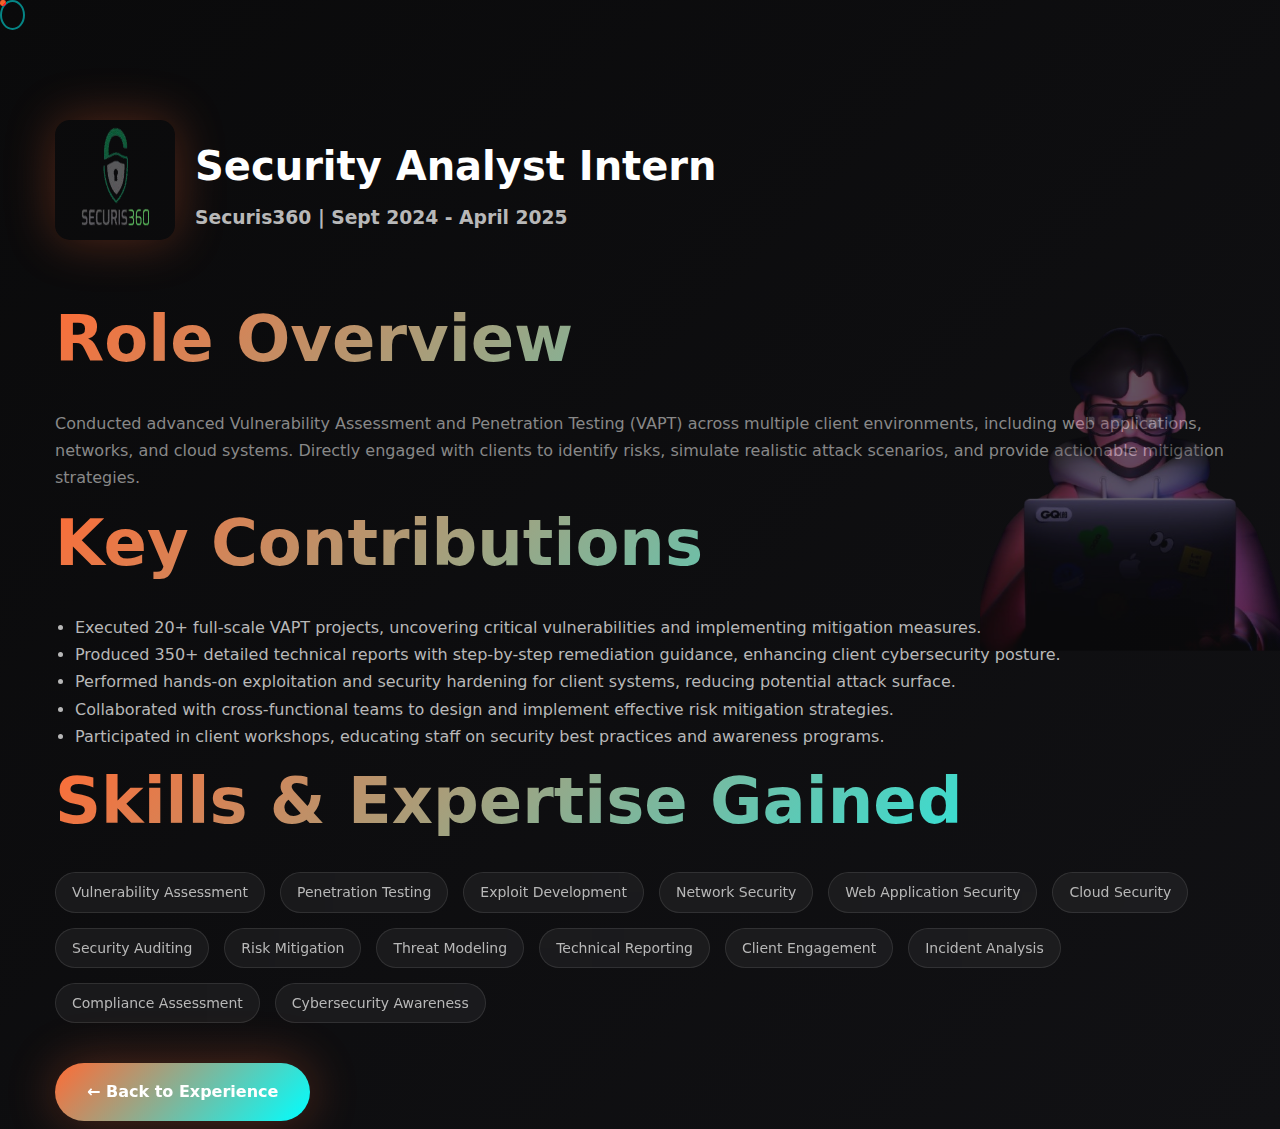
<file: experience1.html>
<!DOCTYPE html>
<html lang="en">

<head>
  <meta charset="UTF-8">
  <meta name="viewport" content="width=device-width, initial-scale=1.0">
  <title>Security Analyst Intern | V. Mohan Aaditya</title>
  <link rel="stylesheet" href="styles.css">
  <link rel="stylesheet" href="https://cdnjs.cloudflare.com/ajax/libs/font-awesome/6.4.0/css/all.min.css">
</head>

<body>
  <!-- Background Right Image -->
  <img src="images/bg.png" alt="Background Decorative" class="bg-right" />
  <!-- Custom Cursor -->
  <div class="cursor-dot"></div>
  <div class="cursor-outline"></div>

  <!-- Main Experience Section -->
  <section class="container experience-detail" style="margin-top: 120px;">
    <div class="experience-header" style="display:flex; align-items:center; gap:20px; flex-wrap:wrap;">
      <!-- Experience Icon -->
      <div class="experience-icon">
        <img src="images/exp1.jpg" alt="Experience 1 Icon" class="experience-img" />
      </div>

      <!-- Title and Company -->
      <div class="experience-title">
        <h1 style="font-size:2.5rem; color:var(--text-primary);">Security Analyst Intern</h1>
        <h3 style="color:var(--text-secondary); margin-top:5px;">Securis360 | Sept 2024 - April 2025</h3>
      </div>
    </div>

    <!-- Role Overview -->
    <div class="experience-content" style="margin-top:40px;">
      <h2 class="section-title">Role Overview</h2>
      <p style="color:var(--text-muted); line-height:1.7;">
        Conducted advanced Vulnerability Assessment and Penetration Testing (VAPT) across multiple client environments,
        including web applications, networks, and cloud systems. Directly engaged with clients to identify risks,
        simulate realistic attack scenarios, and provide actionable mitigation strategies.
      </p>

      <h2 class="section-title">Key Contributions</h2>
      <ul style="color:var(--text-secondary); line-height:1.7; margin-left:20px;">
        <li>Executed 20+ full-scale VAPT projects, uncovering critical vulnerabilities and implementing mitigation
          measures.</li>
        <li>Produced 350+ detailed technical reports with step-by-step remediation guidance, enhancing client
          cybersecurity posture.</li>
        <li>Performed hands-on exploitation and security hardening for client systems, reducing potential attack
          surface.</li>
        <li>Collaborated with cross-functional teams to design and implement effective risk mitigation strategies.</li>
        <li>Participated in client workshops, educating staff on security best practices and awareness programs.</li>
      </ul>

      <h2 class="section-title">Skills & Expertise Gained</h2>
      <div class="skills-grid" style="display:flex; flex-wrap:wrap; gap:15px; margin-top:20px;">
        <span class="skill-chip" data-hover>Vulnerability Assessment</span>
        <span class="skill-chip" data-hover>Penetration Testing</span>
        <span class="skill-chip" data-hover>Exploit Development</span>
        <span class="skill-chip" data-hover>Network Security</span>
        <span class="skill-chip" data-hover>Web Application Security</span>
        <span class="skill-chip" data-hover>Cloud Security</span>
        <span class="skill-chip" data-hover>Security Auditing</span>
        <span class="skill-chip" data-hover>Risk Mitigation</span>
        <span class="skill-chip" data-hover>Threat Modeling</span>
        <span class="skill-chip" data-hover>Technical Reporting</span>
        <span class="skill-chip" data-hover>Client Engagement</span>
        <span class="skill-chip" data-hover>Incident Analysis</span>
        <span class="skill-chip" data-hover>Compliance Assessment</span>
        <span class="skill-chip" data-hover>Cybersecurity Awareness</span>
      </div>

      <!-- Back Button -->
      <a class="btn btn-primary" href="index.html#experience" style="margin-top:40px; display:inline-block;">← Back to
        Experience</a>
    </div>
  </section>

  <!-- Cursor Script -->
  <script>
    const dot = document.querySelector('.cursor-dot');
    const outline = document.querySelector('.cursor-outline');
    let mouseX = 0,
      mouseY = 0,
      outlineX = 0,
      outlineY = 0;

    document.addEventListener('mousemove', e => {
      mouseX = e.clientX;
      mouseY = e.clientY;
      dot.style.transform = `translate(${mouseX}px, ${mouseY}px)`;
    });

    function animate() {
      outlineX += (mouseX - outlineX) * 0.15;
      outlineY += (mouseY - outlineY) * 0.15;
      outline.style.transform = `translate(${outlineX}px, ${outlineY}px)`;
      requestAnimationFrame(animate);
    }
    animate();

    // Hover effect for buttons and skills
    document.querySelectorAll('a, button, .skill-chip').forEach(el => {
      el.addEventListener('mouseenter', () => {
        document.body.classList.add('cursor-hover');
      });
      el.addEventListener('mouseleave', () => {
        document.body.classList.remove('cursor-hover');
      });
    });
  </script>

</body>

</html>
</file>
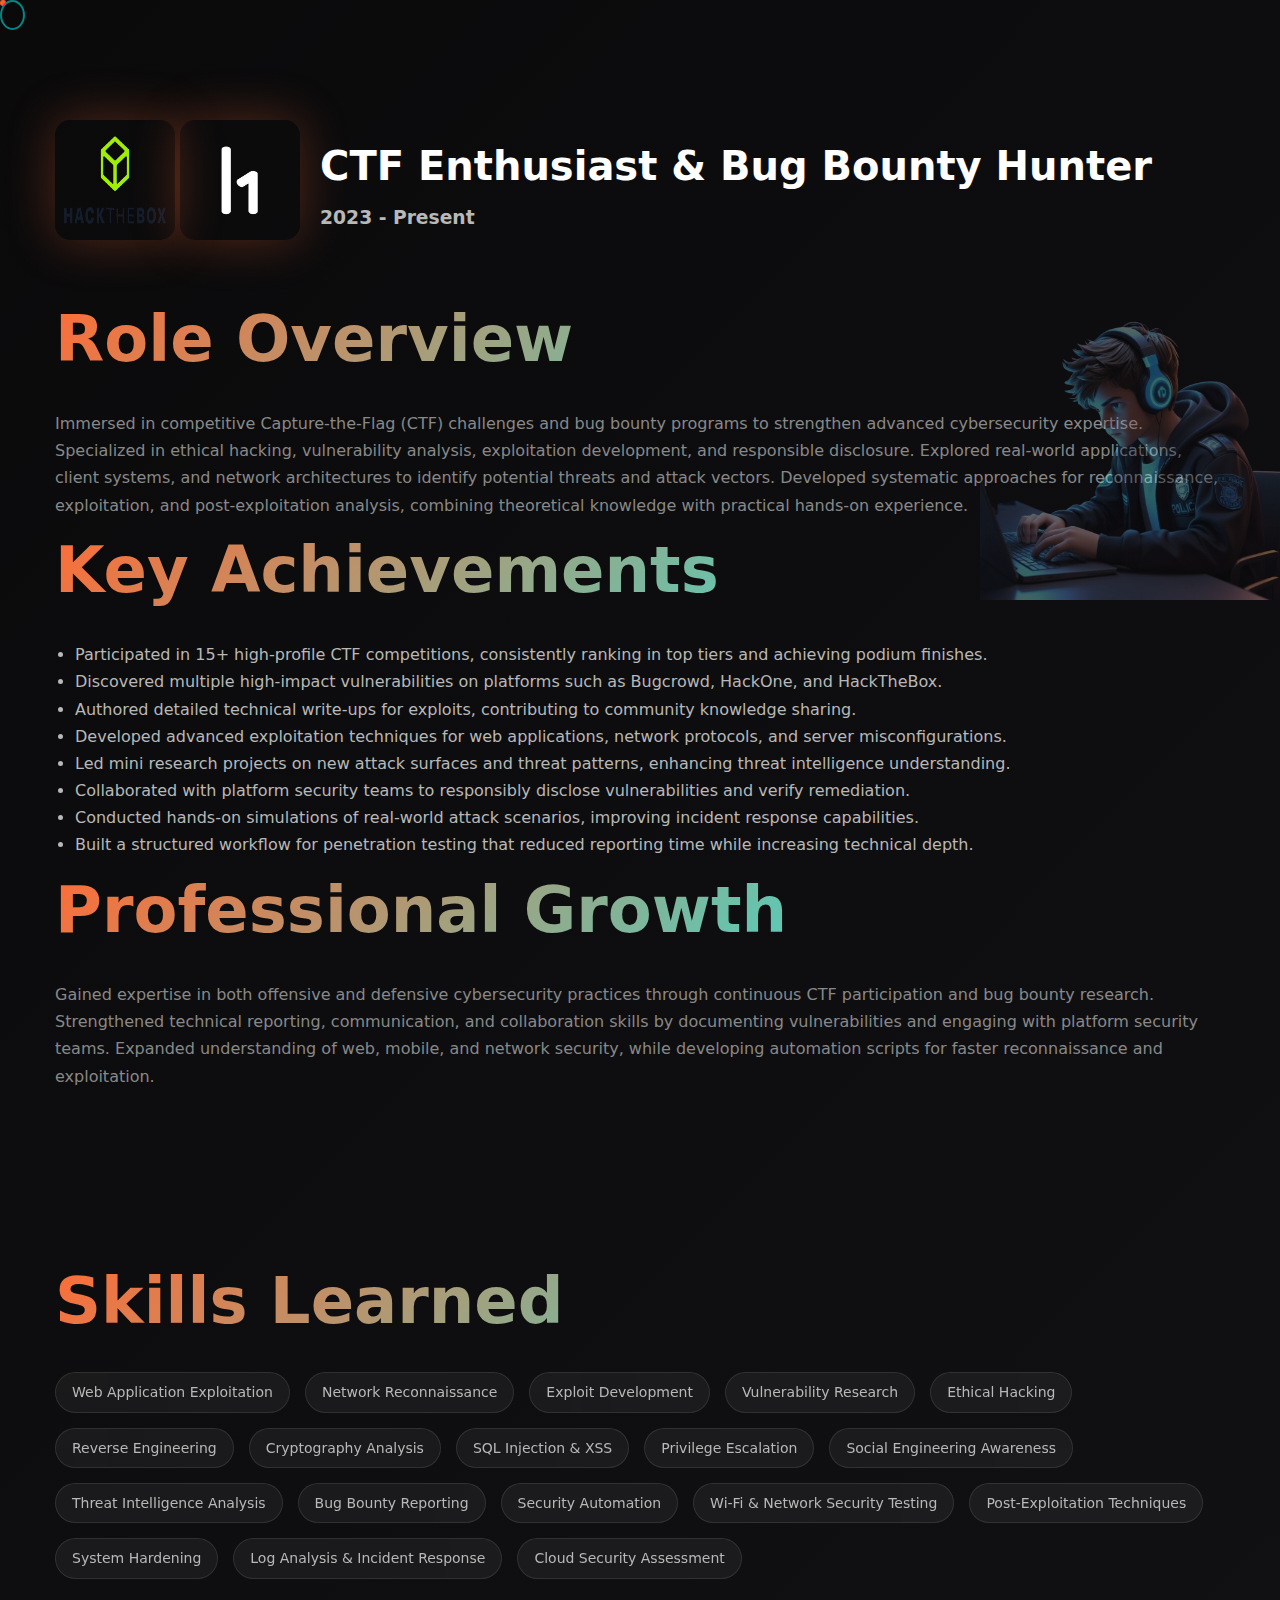
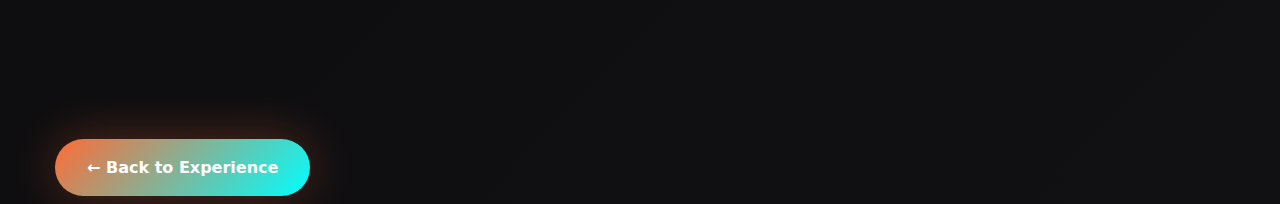
<file: experience2.html>
<!DOCTYPE html>
<html lang="en">

<head>
  <meta charset="UTF-8">
  <meta name="viewport" content="width=device-width, initial-scale=1.0">
  <title>Bug Bounty and CTF Enthusiast| V. Mohan Aaditya</title>
  <link rel="stylesheet" href="styles.css">
  <link rel="stylesheet" href="https://cdnjs.cloudflare.com/ajax/libs/font-awesome/6.4.0/css/all.min.css">
</head>

<body>
  <!-- Background Right Image -->
  <img src="images/bg2.png" alt="Background Decorative" class="bg-right" />
  <!-- Custom Cursor -->
  <div class="cursor-dot"></div>
  <div class="cursor-outline"></div>

  <!-- Main Experience Section -->
  <section class="container experience-detail" style="margin-top: 120px;">
    <div class="experience-header" style="display:flex; align-items:center; gap:20px; flex-wrap:wrap;">
      <!-- Experience Images -->
      <div class="experience-icon">
        <img src="images/htb.jpg" alt="HackTheBox" class="experience-img" />
        <img src="images/h1.jpg" alt="Bug Bounty" class="experience-img" />
      </div>

      <!-- Title and Duration -->
      <div class="experience-title">
        <h1 style="font-size:2.5rem; color:var(--text-primary);">CTF Enthusiast & Bug Bounty Hunter</h1>
        <h3 style="color:var(--text-secondary); margin-top:5px;">2023 - Present</h3>
      </div>
    </div>

    <!-- Role Overview -->
    <div class="experience-content" style="margin-top:40px;">
      <h2 class="section-title">Role Overview</h2>
      <p style="color:var(--text-muted); line-height:1.7;">
        Immersed in competitive Capture-the-Flag (CTF) challenges and bug bounty programs to strengthen advanced
        cybersecurity expertise. Specialized in ethical hacking, vulnerability analysis, exploitation development, and
        responsible disclosure. Explored real-world applications, client systems, and network architectures to identify
        potential threats and attack vectors. Developed systematic approaches for reconnaissance, exploitation, and
        post-exploitation analysis, combining theoretical knowledge with practical hands-on experience.
      </p>

      <h2 class="section-title">Key Achievements</h2>
      <ul style="color:var(--text-secondary); line-height:1.7; margin-left:20px;">
        <li>Participated in 15+ high-profile CTF competitions, consistently ranking in top tiers and achieving podium
          finishes.</li>
        <li>Discovered multiple high-impact vulnerabilities on platforms such as Bugcrowd, HackOne, and HackTheBox.</li>
        <li>Authored detailed technical write-ups for exploits, contributing to community knowledge sharing.</li>
        <li>Developed advanced exploitation techniques for web applications, network protocols, and server
          misconfigurations.</li>
        <li>Led mini research projects on new attack surfaces and threat patterns, enhancing threat intelligence
          understanding.</li>
        <li>Collaborated with platform security teams to responsibly disclose vulnerabilities and verify remediation.
        </li>
        <li>Conducted hands-on simulations of real-world attack scenarios, improving incident response capabilities.
        </li>
        <li>Built a structured workflow for penetration testing that reduced reporting time while increasing technical
          depth.</li>
      </ul>

      <h2 class="section-title">Professional Growth</h2>
      <p style="color:var(--text-muted); line-height:1.7;">
        Gained expertise in both offensive and defensive cybersecurity practices through continuous CTF participation
        and bug bounty research. Strengthened technical reporting, communication, and collaboration skills by
        documenting vulnerabilities and engaging with platform security teams. Expanded understanding of web, mobile,
        and network security, while developing automation scripts for faster reconnaissance and exploitation.
      </p>

      <!-- Skills Learned Section -->
      <section class="skills-learned" style="margin-top:40px;">
        <h2 class="section-title">Skills Learned</h2>
        <div class="skills-grid" style="display:flex; flex-wrap:wrap; gap:15px; margin-top:20px;">
          <span class="skill-chip" data-hover>Web Application Exploitation</span>
          <span class="skill-chip" data-hover>Network Reconnaissance</span>
          <span class="skill-chip" data-hover>Exploit Development</span>
          <span class="skill-chip" data-hover>Vulnerability Research</span>
          <span class="skill-chip" data-hover>Ethical Hacking</span>
          <span class="skill-chip" data-hover>Reverse Engineering</span>
          <span class="skill-chip" data-hover>Cryptography Analysis</span>
          <span class="skill-chip" data-hover>SQL Injection & XSS</span>
          <span class="skill-chip" data-hover>Privilege Escalation</span>
          <span class="skill-chip" data-hover>Social Engineering Awareness</span>
          <span class="skill-chip" data-hover>Threat Intelligence Analysis</span>
          <span class="skill-chip" data-hover>Bug Bounty Reporting</span>
          <span class="skill-chip" data-hover>Security Automation</span>
          <span class="skill-chip" data-hover>Wi-Fi & Network Security Testing</span>
          <span class="skill-chip" data-hover>Post-Exploitation Techniques</span>
          <span class="skill-chip" data-hover>System Hardening</span>
          <span class="skill-chip" data-hover>Log Analysis & Incident Response</span>
          <span class="skill-chip" data-hover>Cloud Security Assessment</span>
        </div>
      </section>

      <!-- Back Button -->
      <a class="btn btn-primary" href="index.html#experience" style="margin-top:40px; display:inline-block;">← Back to
        Experience</a>
    </div>
  </section>

  <!-- Cursor Script -->
  <script>
    const dot = document.querySelector('.cursor-dot');
    const outline = document.querySelector('.cursor-outline');
    let mouseX = 0,
      mouseY = 0,
      outlineX = 0,
      outlineY = 0;

    document.addEventListener('mousemove', e => {
      mouseX = e.clientX;
      mouseY = e.clientY;
      dot.style.transform = `translate(${mouseX}px, ${mouseY}px)`;
    });

    function animate() {
      outlineX += (mouseX - outlineX) * 0.15;
      outlineY += (mouseY - outlineY) * 0.15;
      outline.style.transform = `translate(${outlineX}px, ${outlineY}px)`;
      requestAnimationFrame(animate);
    }
    animate();

    // Hover effect
    document.querySelectorAll('a, button, .skill-chip').forEach(el => {
      el.addEventListener('mouseenter', () => {
        document.body.classList.add('cursor-hover');
      });
      el.addEventListener('mouseleave', () => {
        document.body.classList.remove('cursor-hover');
      });
    });
  </script>

</body>

</html>
</file>
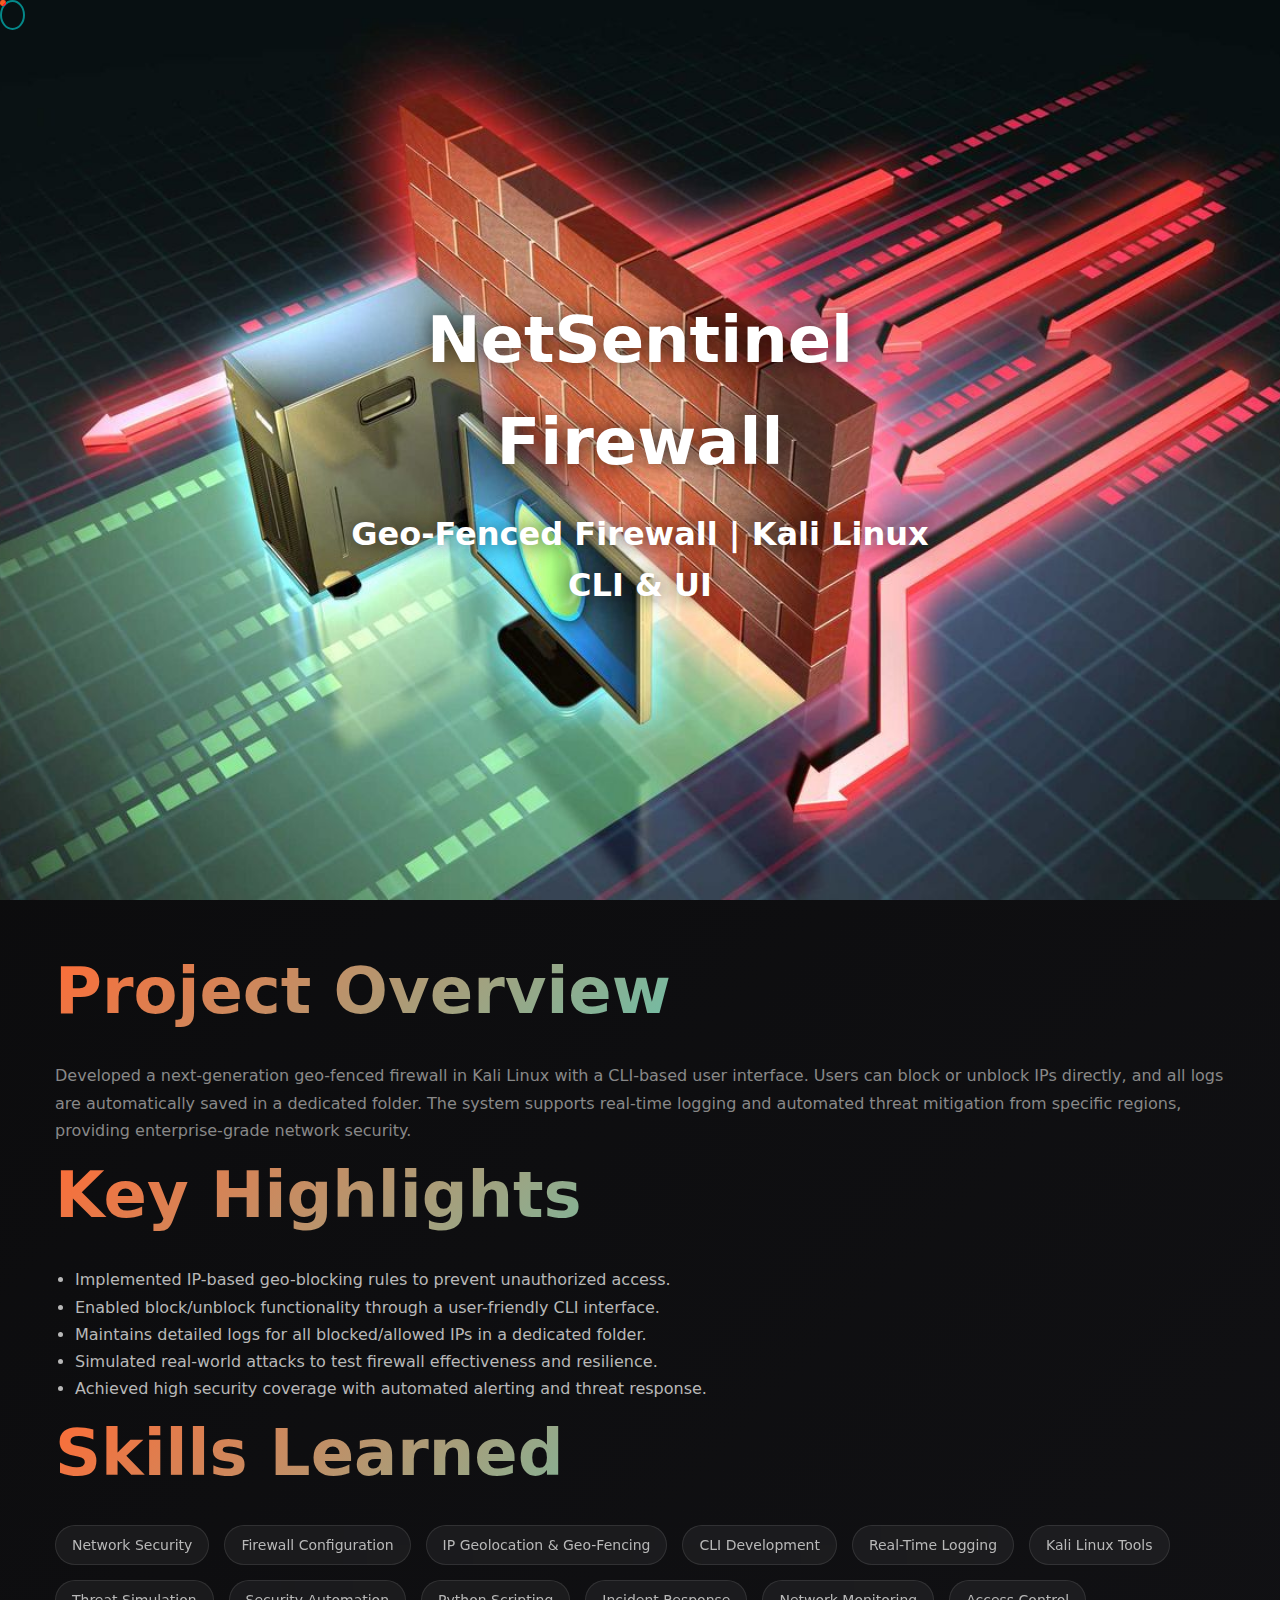
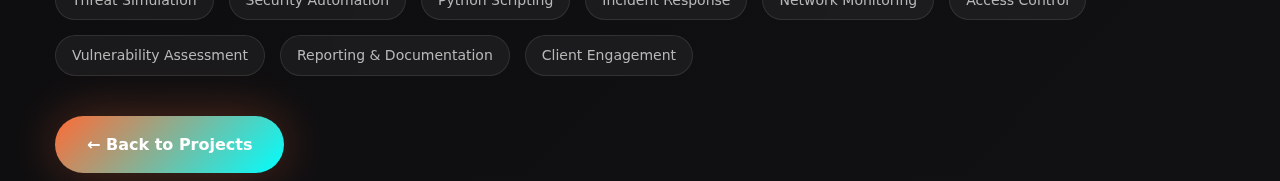
<file: project1.html>
<!DOCTYPE html>
<html lang="en">
<head>
<meta charset="UTF-8">
<meta name="viewport" content="width=device-width, initial-scale=1.0">
<title>NetSentinel Firewall | V. Mohan Aaditya</title>
<link rel="stylesheet" href="styles.css">
<link rel="stylesheet" href="https://cdnjs.cloudflare.com/ajax/libs/font-awesome/6.4.0/css/all.min.css">
</head>
<body>

<!-- Custom Cursor -->
<div class="cursor-dot"></div>
<div class="cursor-outline"></div>

<!-- Project Banner Image -->
<section class="project-banner">
  <img src="images/fire.jpg" alt="NetSentinel Firewall Banner" class="banner-image">
  <div class="banner-overlay">
    <h1>NetSentinel Firewall</h1>
    <h3>Geo-Fenced Firewall | Kali Linux CLI & UI</h3>
  </div>
</section>

<!-- Main Project Section -->
<section class="container project-detail" style="margin-top:40px;">
  <div class="project-content">
    <h2 class="section-title">Project Overview</h2>
    <p style="color:var(--text-muted); line-height:1.7;">
      Developed a next-generation geo-fenced firewall in Kali Linux with a CLI-based user interface. 
      Users can block or unblock IPs directly, and all logs are automatically saved in a dedicated folder. 
      The system supports real-time logging and automated threat mitigation from specific regions, 
      providing enterprise-grade network security.
    </p>

    <h2 class="section-title">Key Highlights</h2>
    <ul style="color:var(--text-secondary); line-height:1.7; margin-left:20px;">
      <li>Implemented IP-based geo-blocking rules to prevent unauthorized access.</li>
      <li>Enabled block/unblock functionality through a user-friendly CLI interface.</li>
      <li>Maintains detailed logs for all blocked/allowed IPs in a dedicated folder.</li>
      <li>Simulated real-world attacks to test firewall effectiveness and resilience.</li>
      <li>Achieved high security coverage with automated alerting and threat response.</li>
    </ul>

    <h2 class="section-title">Skills Learned</h2>
    <div class="skills-grid" style="display:flex; flex-wrap:wrap; gap:15px; margin-top:20px;">
      <span class="skill-chip" data-hover>Network Security</span>
      <span class="skill-chip" data-hover>Firewall Configuration</span>
      <span class="skill-chip" data-hover>IP Geolocation & Geo-Fencing</span>
      <span class="skill-chip" data-hover>CLI Development</span>
      <span class="skill-chip" data-hover>Real-Time Logging</span>
      <span class="skill-chip" data-hover>Kali Linux Tools</span>
      <span class="skill-chip" data-hover>Threat Simulation</span>
      <span class="skill-chip" data-hover>Security Automation</span>
      <span class="skill-chip" data-hover>Python Scripting</span>
      <span class="skill-chip" data-hover>Incident Response</span>
      <span class="skill-chip" data-hover>Network Monitoring</span>
      <span class="skill-chip" data-hover>Access Control</span>
      <span class="skill-chip" data-hover>Vulnerability Assessment</span>
      <span class="skill-chip" data-hover>Reporting & Documentation</span>
      <span class="skill-chip" data-hover>Client Engagement</span>
    </div>

    <!-- Back Button -->
    <a class="btn btn-primary" href="index.html#projects" style="margin-top:40px; display:inline-block;">
      ← Back to Projects
    </a>
  </div>
</section>

<!-- Cursor Script -->
<script>
const dot = document.querySelector('.cursor-dot');
const outline = document.querySelector('.cursor-outline');
let mouseX = 0, mouseY = 0, outlineX = 0, outlineY = 0;

document.addEventListener('mousemove', e => {
  mouseX = e.clientX;
  mouseY = e.clientY;
  dot.style.transform = `translate(${mouseX}px, ${mouseY}px)`;
});

function animate() {
  outlineX += (mouseX - outlineX) * 0.15;
  outlineY += (mouseY - outlineY) * 0.15;
  outline.style.transform = `translate(${outlineX}px, ${outlineY}px)`;
  requestAnimationFrame(animate);
}
animate();

document.querySelectorAll('a, button, .skill-chip').forEach(el => {
  el.addEventListener('mouseenter', () => document.body.classList.add('cursor-hover'));
  el.addEventListener('mouseleave', () => document.body.classList.remove('cursor-hover'));
});
</script>

</body>
</html>
</file>
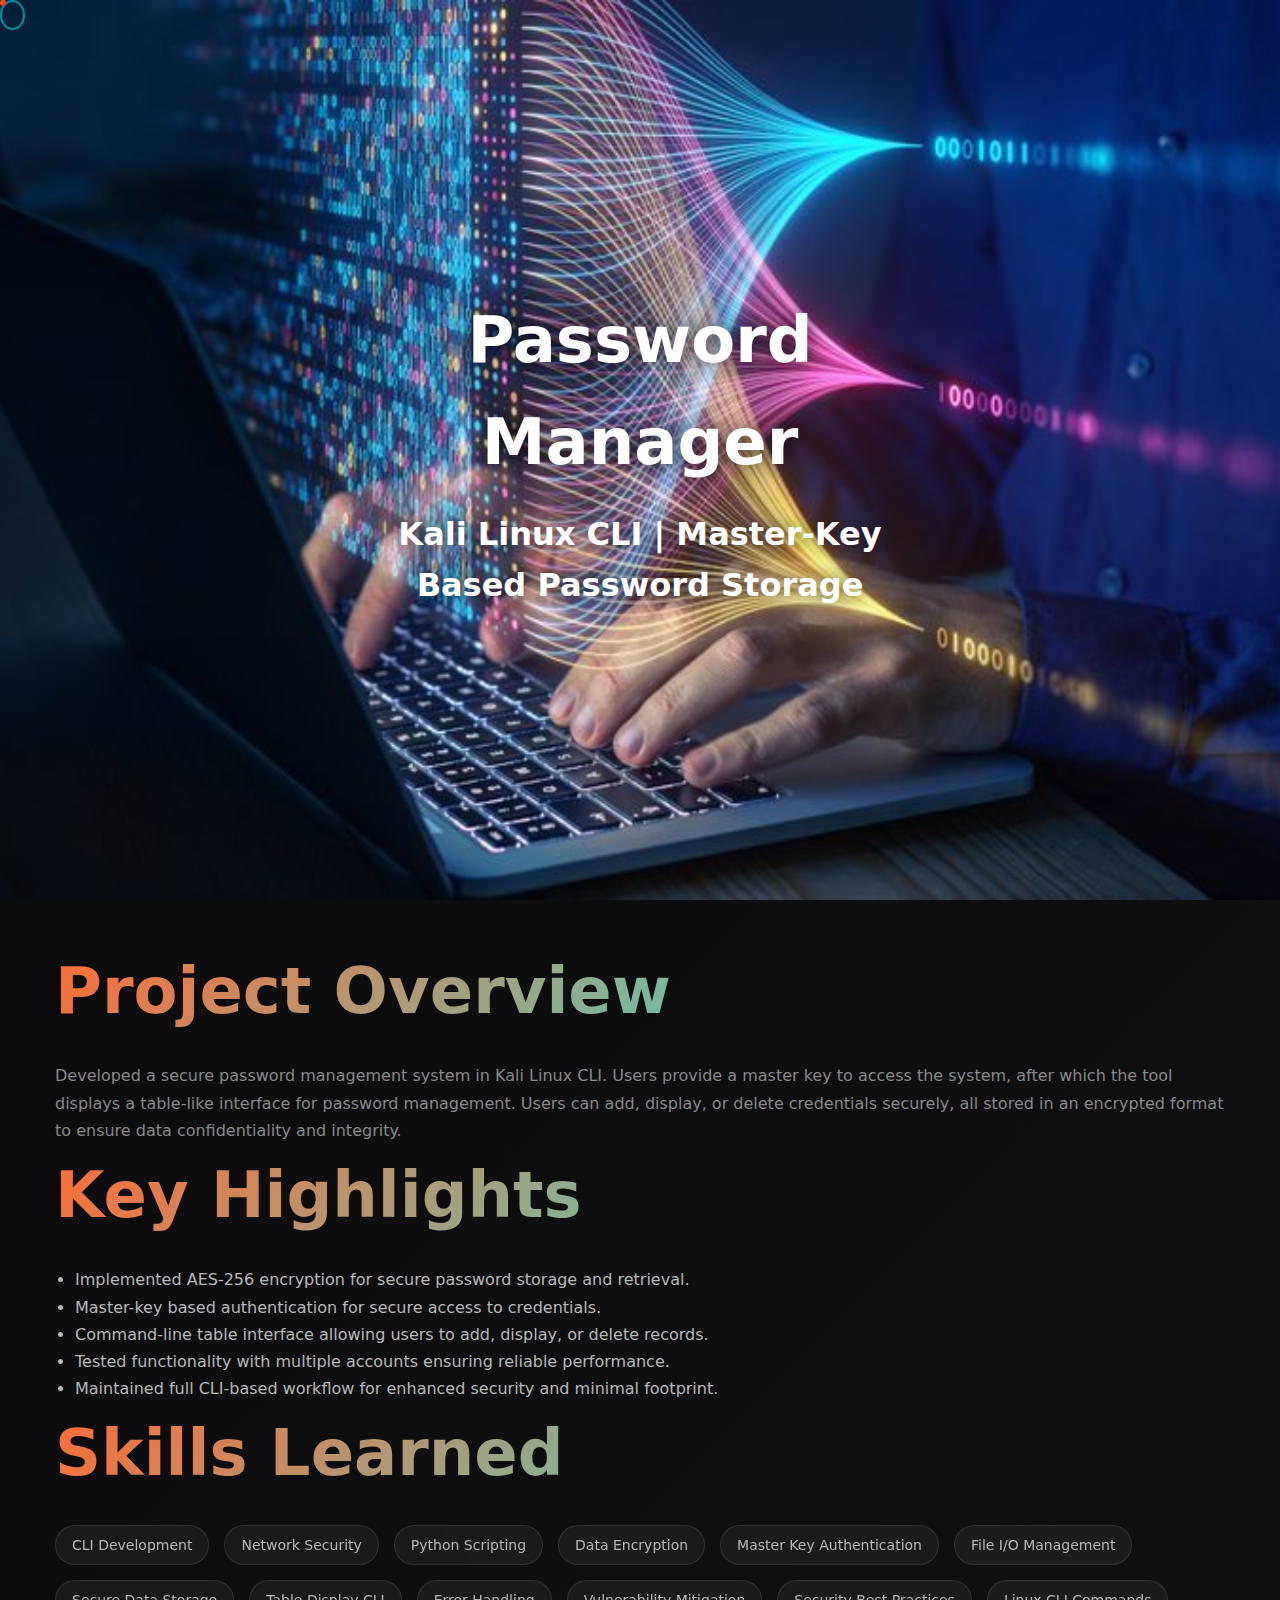
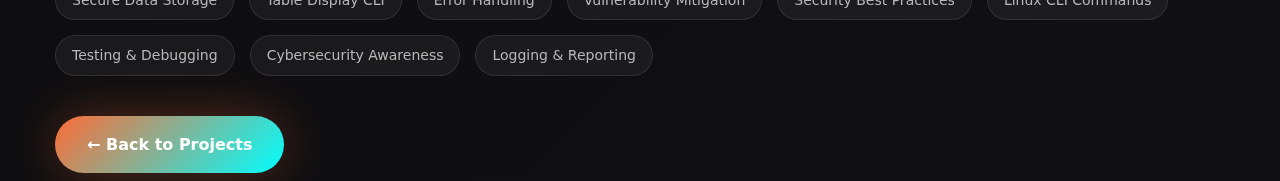
<file: project2.html>
<!DOCTYPE html>
<html lang="en">
<head>
<meta charset="UTF-8">
<meta name="viewport" content="width=device-width, initial-scale=1.0">
<title>Password Manager | V. Mohan Aaditya</title>
<link rel="stylesheet" href="styles.css">
<link rel="stylesheet" href="https://cdnjs.cloudflare.com/ajax/libs/font-awesome/6.4.0/css/all.min.css">
</head>
<body>

<!-- Custom Cursor -->
<div class="cursor-dot"></div>
<div class="cursor-outline"></div>

<!-- Project Banner Image -->
<section class="project-banner">
  <img src="images/pass.jpg" alt="Password Manager Banner" class="banner-image">
  <div class="banner-overlay">
    <h1>Password Manager</h1>
    <h3>Kali Linux CLI | Master-Key Based Password Storage</h3>
  </div>
</section>

<!-- Main Project Section -->
<section class="container project-detail" style="margin-top:40px;">
  <div class="project-content">
    <h2 class="section-title">Project Overview</h2>
    <p style="color:var(--text-muted); line-height:1.7;">
      Developed a secure password management system in Kali Linux CLI. Users provide a master key to access the system, after which the tool displays a table-like interface for password management. Users can add, display, or delete credentials securely, all stored in an encrypted format to ensure data confidentiality and integrity.
    </p>

    <h2 class="section-title">Key Highlights</h2>
    <ul style="color:var(--text-secondary); line-height:1.7; margin-left:20px;">
      <li>Implemented AES-256 encryption for secure password storage and retrieval.</li>
      <li>Master-key based authentication for secure access to credentials.</li>
      <li>Command-line table interface allowing users to add, display, or delete records.</li>
      <li>Tested functionality with multiple accounts ensuring reliable performance.</li>
      <li>Maintained full CLI-based workflow for enhanced security and minimal footprint.</li>
    </ul>

    <h2 class="section-title">Skills Learned</h2>
    <div class="skills-grid" style="display:flex; flex-wrap:wrap; gap:15px; margin-top:20px;">
      <span class="skill-chip" data-hover>CLI Development</span>
      <span class="skill-chip" data-hover>Network Security</span>
      <span class="skill-chip" data-hover>Python Scripting</span>
      <span class="skill-chip" data-hover>Data Encryption</span>
      <span class="skill-chip" data-hover>Master Key Authentication</span>
      <span class="skill-chip" data-hover>File I/O Management</span>
      <span class="skill-chip" data-hover>Secure Data Storage</span>
      <span class="skill-chip" data-hover>Table Display CLI</span>
      <span class="skill-chip" data-hover>Error Handling</span>
      <span class="skill-chip" data-hover>Vulnerability Mitigation</span>
      <span class="skill-chip" data-hover>Security Best Practices</span>
      <span class="skill-chip" data-hover>Linux CLI Commands</span>
      <span class="skill-chip" data-hover>Testing & Debugging</span>
      <span class="skill-chip" data-hover>Cybersecurity Awareness</span>
      <span class="skill-chip" data-hover>Logging & Reporting</span>
    </div>

    <!-- Back Button -->
    <a class="btn btn-primary" href="index.html#projects" style="margin-top:40px; display:inline-block;">
      ← Back to Projects
    </a>
  </div>
</section>

<!-- Cursor Script -->
<script>
const dot = document.querySelector('.cursor-dot');
const outline = document.querySelector('.cursor-outline');
let mouseX = 0, mouseY = 0, outlineX = 0, outlineY = 0;

document.addEventListener('mousemove', e => {
  mouseX = e.clientX;
  mouseY = e.clientY;
  dot.style.transform = `translate(${mouseX}px, ${mouseY}px)`;
});

function animate() {
  outlineX += (mouseX - outlineX) * 0.15;
  outlineY += (mouseY - outlineY) * 0.15;
  outline.style.transform = `translate(${outlineX}px, ${outlineY}px)`;
  requestAnimationFrame(animate);
}
animate();

document.querySelectorAll('a, button, .skill-chip').forEach(el => {
  el.addEventListener('mouseenter', () => document.body.classList.add('cursor-hover'));
  el.addEventListener('mouseleave', () => document.body.classList.remove('cursor-hover'));
});
</script>

</body>
</html>
</file>
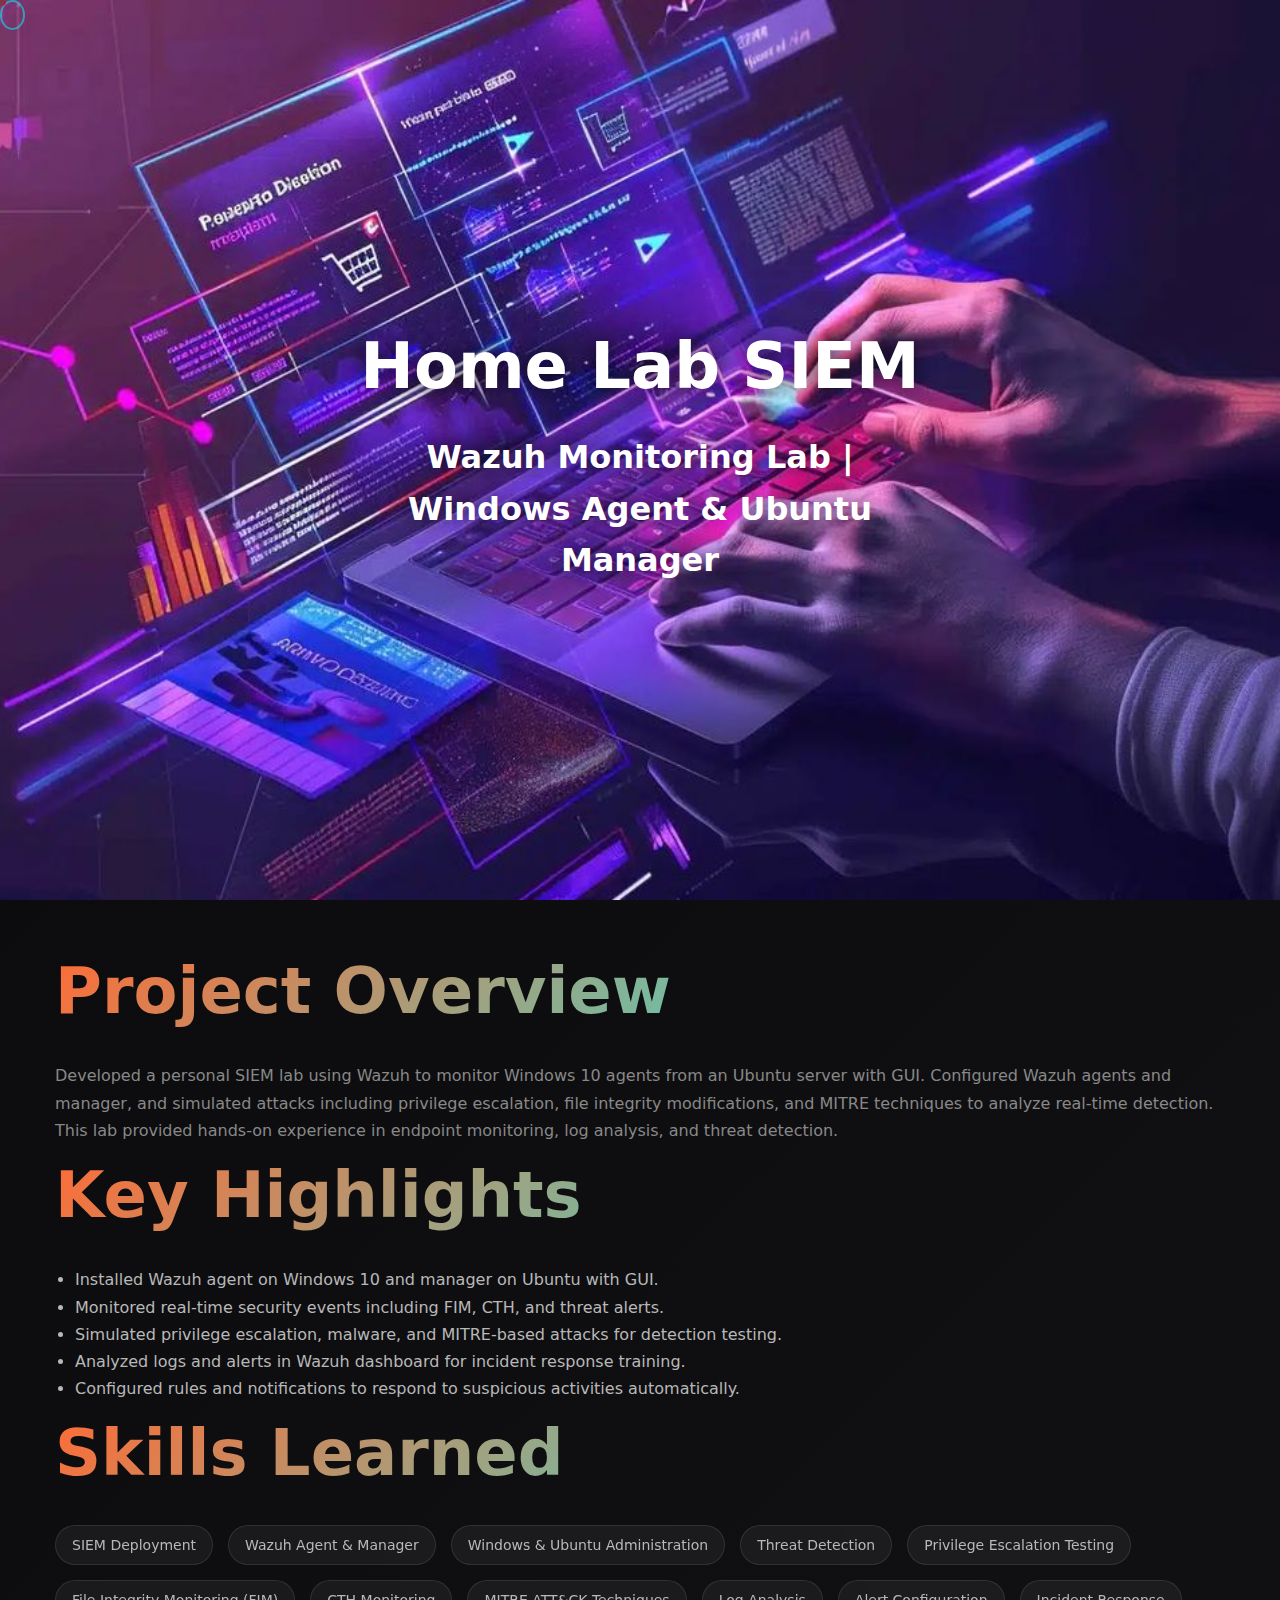
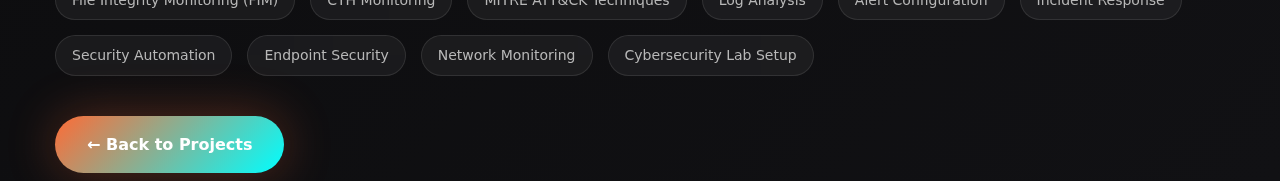
<file: project3.html>
<!DOCTYPE html>
<html lang="en">

<head>
    <meta charset="UTF-8">
    <meta name="viewport" content="width=device-width, initial-scale=1.0">
    <title>Home Lab SIEM | V. Mohan Aaditya</title>
    <link rel="stylesheet" href="styles.css">
    <link rel="stylesheet" href="https://cdnjs.cloudflare.com/ajax/libs/font-awesome/6.4.0/css/all.min.css">
</head>

<body>

    <!-- Custom Cursor -->
    <div class="cursor-dot"></div>
    <div class="cursor-outline"></div>

    <!-- Project Banner Image -->
    <section class="project-banner">
        <img src="images/siem.jpg" alt="SIEM Lab Banner" class="banner-image">
        <div class="banner-overlay">
            <h1>Home Lab SIEM</h1>
            <h3>Wazuh Monitoring Lab | Windows Agent & Ubuntu Manager</h3>
        </div>
    </section>

    <!-- Main Project Section -->
    <section class="container project-detail" style="margin-top:40px;">
        <div class="project-content">
            <h2 class="section-title">Project Overview</h2>
            <p style="color:var(--text-muted); line-height:1.7;">
                Developed a personal SIEM lab using Wazuh to monitor Windows 10 agents from an Ubuntu server with GUI.
                Configured Wazuh agents and manager, and simulated attacks including privilege escalation, file
                integrity modifications, and MITRE techniques to analyze real-time detection. This lab provided hands-on
                experience in endpoint monitoring, log analysis, and threat detection.
            </p>

            <h2 class="section-title">Key Highlights</h2>
            <ul style="color:var(--text-secondary); line-height:1.7; margin-left:20px;">
                <li>Installed Wazuh agent on Windows 10 and manager on Ubuntu with GUI.</li>
                <li>Monitored real-time security events including FIM, CTH, and threat alerts.</li>
                <li>Simulated privilege escalation, malware, and MITRE-based attacks for detection testing.</li>
                <li>Analyzed logs and alerts in Wazuh dashboard for incident response training.</li>
                <li>Configured rules and notifications to respond to suspicious activities automatically.</li>
            </ul>

            <h2 class="section-title">Skills Learned</h2>
            <div class="skills-grid" style="display:flex; flex-wrap:wrap; gap:15px; margin-top:20px;">
                <span class="skill-chip" data-hover>SIEM Deployment</span>
                <span class="skill-chip" data-hover>Wazuh Agent & Manager</span>
                <span class="skill-chip" data-hover>Windows & Ubuntu Administration</span>
                <span class="skill-chip" data-hover>Threat Detection</span>
                <span class="skill-chip" data-hover>Privilege Escalation Testing</span>
                <span class="skill-chip" data-hover>File Integrity Monitoring (FIM)</span>
                <span class="skill-chip" data-hover>CTH Monitoring</span>
                <span class="skill-chip" data-hover>MITRE ATT&CK Techniques</span>
                <span class="skill-chip" data-hover>Log Analysis</span>
                <span class="skill-chip" data-hover>Alert Configuration</span>
                <span class="skill-chip" data-hover>Incident Response</span>
                <span class="skill-chip" data-hover>Security Automation</span>
                <span class="skill-chip" data-hover>Endpoint Security</span>
                <span class="skill-chip" data-hover>Network Monitoring</span>
                <span class="skill-chip" data-hover>Cybersecurity Lab Setup</span>
            </div>

            <!-- Back Button -->
            <a class="btn btn-primary" href="index.html#projects" style="margin-top:40px; display:inline-block;">
                ← Back to Projects
            </a>
        </div>
    </section>

    <!-- Cursor Script -->
    <script>
        const dot = document.querySelector('.cursor-dot');
        const outline = document.querySelector('.cursor-outline');
        let mouseX = 0,
            mouseY = 0,
            outlineX = 0,
            outlineY = 0;

        document.addEventListener('mousemove', e => {
            mouseX = e.clientX;
            mouseY = e.clientY;
            dot.style.transform = `translate(${mouseX}px, ${mouseY}px)`;
        });

        function animate() {
            outlineX += (mouseX - outlineX) * 0.15;
            outlineY += (mouseY - outlineY) * 0.15;
            outline.style.transform = `translate(${outlineX}px, ${outlineY}px)`;
            requestAnimationFrame(animate);
        }
        animate();

        document.querySelectorAll('a, button, .skill-chip').forEach(el => {
            el.addEventListener('mouseenter', () => document.body.classList.add('cursor-hover'));
            el.addEventListener('mouseleave', () => document.body.classList.remove('cursor-hover'));
        });
    </script>

</body>

</html>
</file>
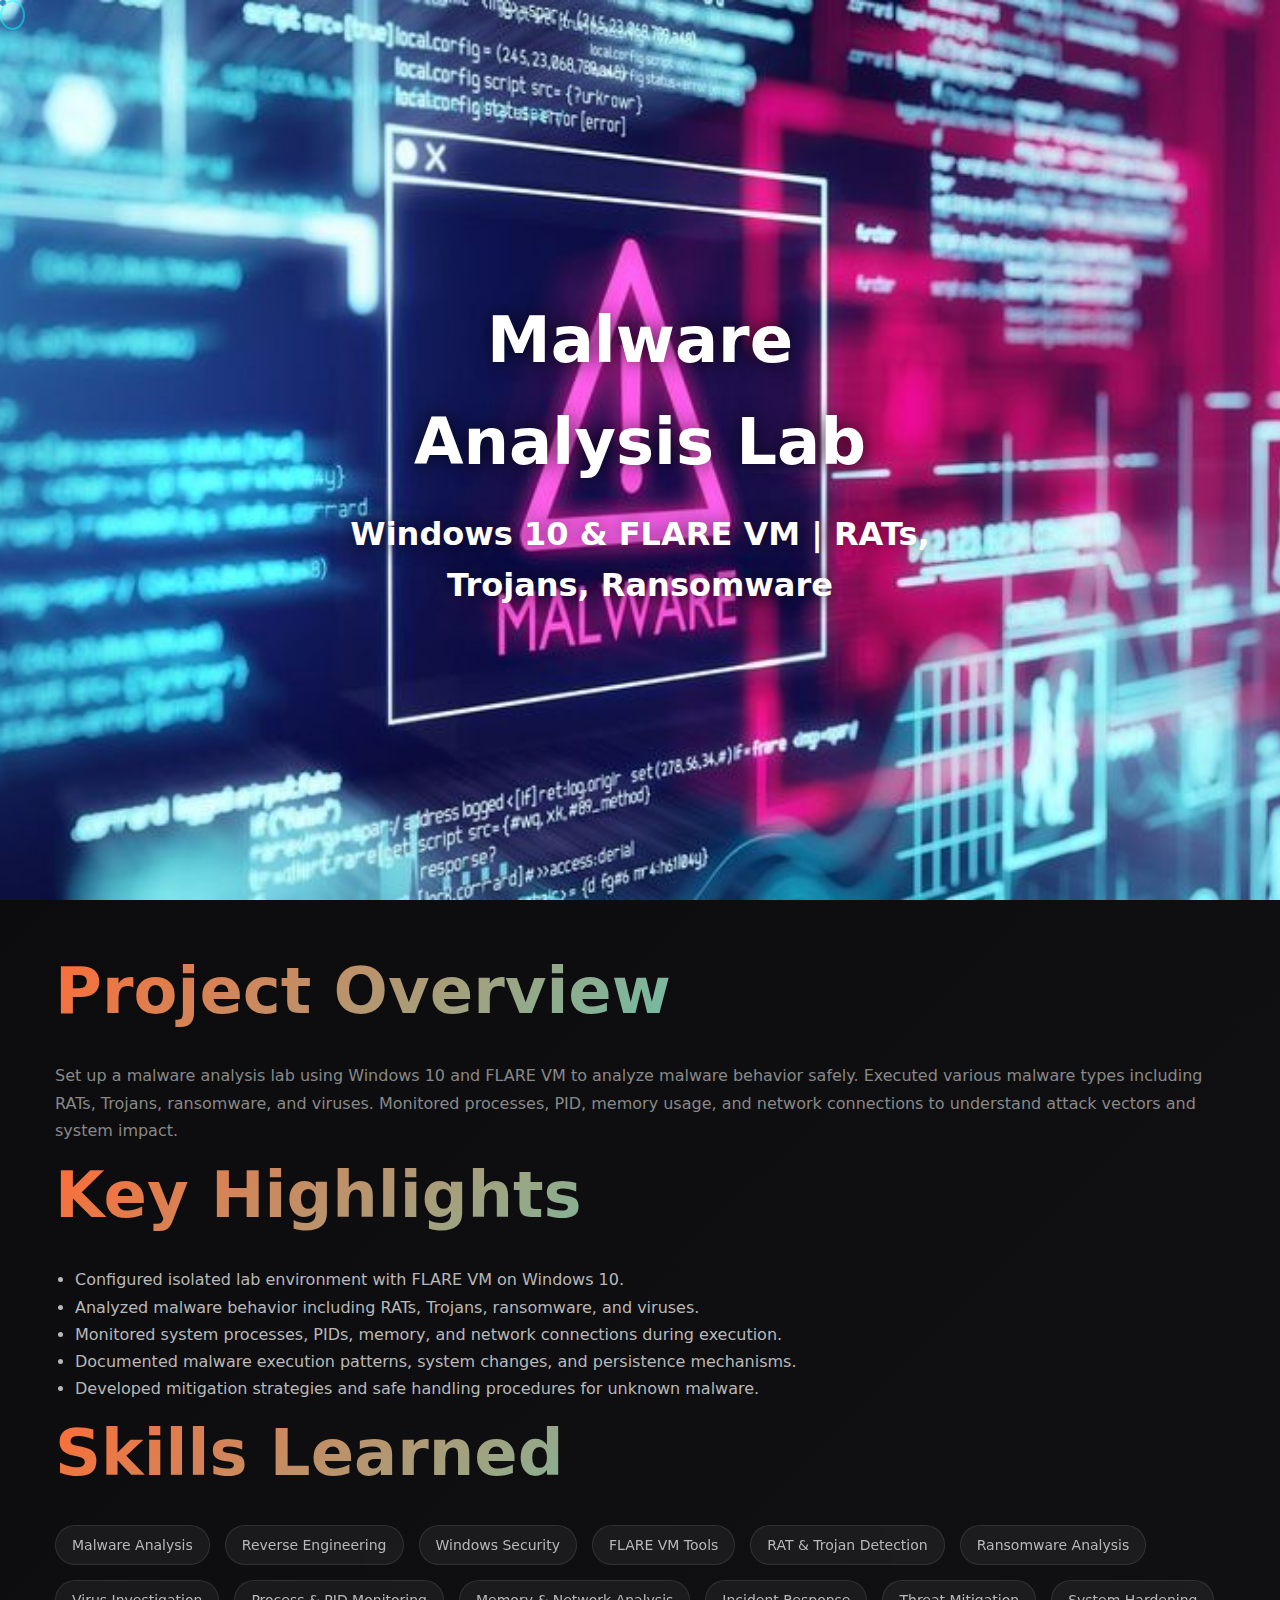
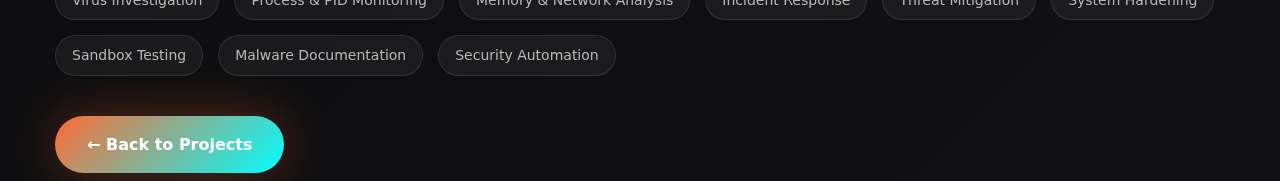
<file: project4.html>
<!DOCTYPE html>
<html lang="en">

<head>
    <meta charset="UTF-8">
    <meta name="viewport" content="width=device-width, initial-scale=1.0">
    <title>Malware Analysis Lab | V. Mohan Aaditya</title>
    <link rel="stylesheet" href="styles.css">
    <link rel="stylesheet" href="https://cdnjs.cloudflare.com/ajax/libs/font-awesome/6.4.0/css/all.min.css">
</head>

<body>

    <!-- Custom Cursor -->
    <div class="cursor-dot"></div>
    <div class="cursor-outline"></div>

    <!-- Project Banner Image -->
    <section class="project-banner">
        <img src="images/malware.jpg" alt="Malware Analysis Banner" class="banner-image">
        <div class="banner-overlay">
            <h1>Malware Analysis Lab</h1>
            <h3>Windows 10 & FLARE VM | RATs, Trojans, Ransomware</h3>
        </div>
    </section>

    <!-- Main Project Section -->
    <section class="container project-detail" style="margin-top:40px;">
        <div class="project-content">
            <h2 class="section-title">Project Overview</h2>
            <p style="color:var(--text-muted); line-height:1.7;">
                Set up a malware analysis lab using Windows 10 and FLARE VM to analyze malware behavior safely. Executed
                various malware types including RATs, Trojans, ransomware, and viruses. Monitored processes, PID, memory
                usage, and network connections to understand attack vectors and system impact.
            </p>

            <h2 class="section-title">Key Highlights</h2>
            <ul style="color:var(--text-secondary); line-height:1.7; margin-left:20px;">
                <li>Configured isolated lab environment with FLARE VM on Windows 10.</li>
                <li>Analyzed malware behavior including RATs, Trojans, ransomware, and viruses.</li>
                <li>Monitored system processes, PIDs, memory, and network connections during execution.</li>
                <li>Documented malware execution patterns, system changes, and persistence mechanisms.</li>
                <li>Developed mitigation strategies and safe handling procedures for unknown malware.</li>
            </ul>

            <h2 class="section-title">Skills Learned</h2>
            <div class="skills-grid" style="display:flex; flex-wrap:wrap; gap:15px; margin-top:20px;">
                <span class="skill-chip" data-hover>Malware Analysis</span>
                <span class="skill-chip" data-hover>Reverse Engineering</span>
                <span class="skill-chip" data-hover>Windows Security</span>
                <span class="skill-chip" data-hover>FLARE VM Tools</span>
                <span class="skill-chip" data-hover>RAT & Trojan Detection</span>
                <span class="skill-chip" data-hover>Ransomware Analysis</span>
                <span class="skill-chip" data-hover>Virus Investigation</span>
                <span class="skill-chip" data-hover>Process & PID Monitoring</span>
                <span class="skill-chip" data-hover>Memory & Network Analysis</span>
                <span class="skill-chip" data-hover>Incident Response</span>
                <span class="skill-chip" data-hover>Threat Mitigation</span>
                <span class="skill-chip" data-hover>System Hardening</span>
                <span class="skill-chip" data-hover>Sandbox Testing</span>
                <span class="skill-chip" data-hover>Malware Documentation</span>
                <span class="skill-chip" data-hover>Security Automation</span>
            </div>

            <!-- Back Button -->
            <a class="btn btn-primary" href="index.html#projects" style="margin-top:40px; display:inline-block;">
                ← Back to Projects
            </a>
        </div>
    </section>

    <!-- Cursor Script -->
    <script>
        const dot = document.querySelector('.cursor-dot');
        const outline = document.querySelector('.cursor-outline');
        let mouseX = 0,
            mouseY = 0,
            outlineX = 0,
            outlineY = 0;

        document.addEventListener('mousemove', e => {
            mouseX = e.clientX;
            mouseY = e.clientY;
            dot.style.transform = `translate(${mouseX}px, ${mouseY}px)`;
        });

        function animate() {
            outlineX += (mouseX - outlineX) * 0.15;
            outlineY += (mouseY - outlineY) * 0.15;
            outline.style.transform = `translate(${outlineX}px, ${outlineY}px)`;
            requestAnimationFrame(animate);
        }
        animate();

        document.querySelectorAll('a, button, .skill-chip').forEach(el => {
            el.addEventListener('mouseenter', () => document.body.classList.add('cursor-hover'));
            el.addEventListener('mouseleave', () => document.body.classList.remove('cursor-hover'));
        });
    </script>

</body>

</html>
</file>
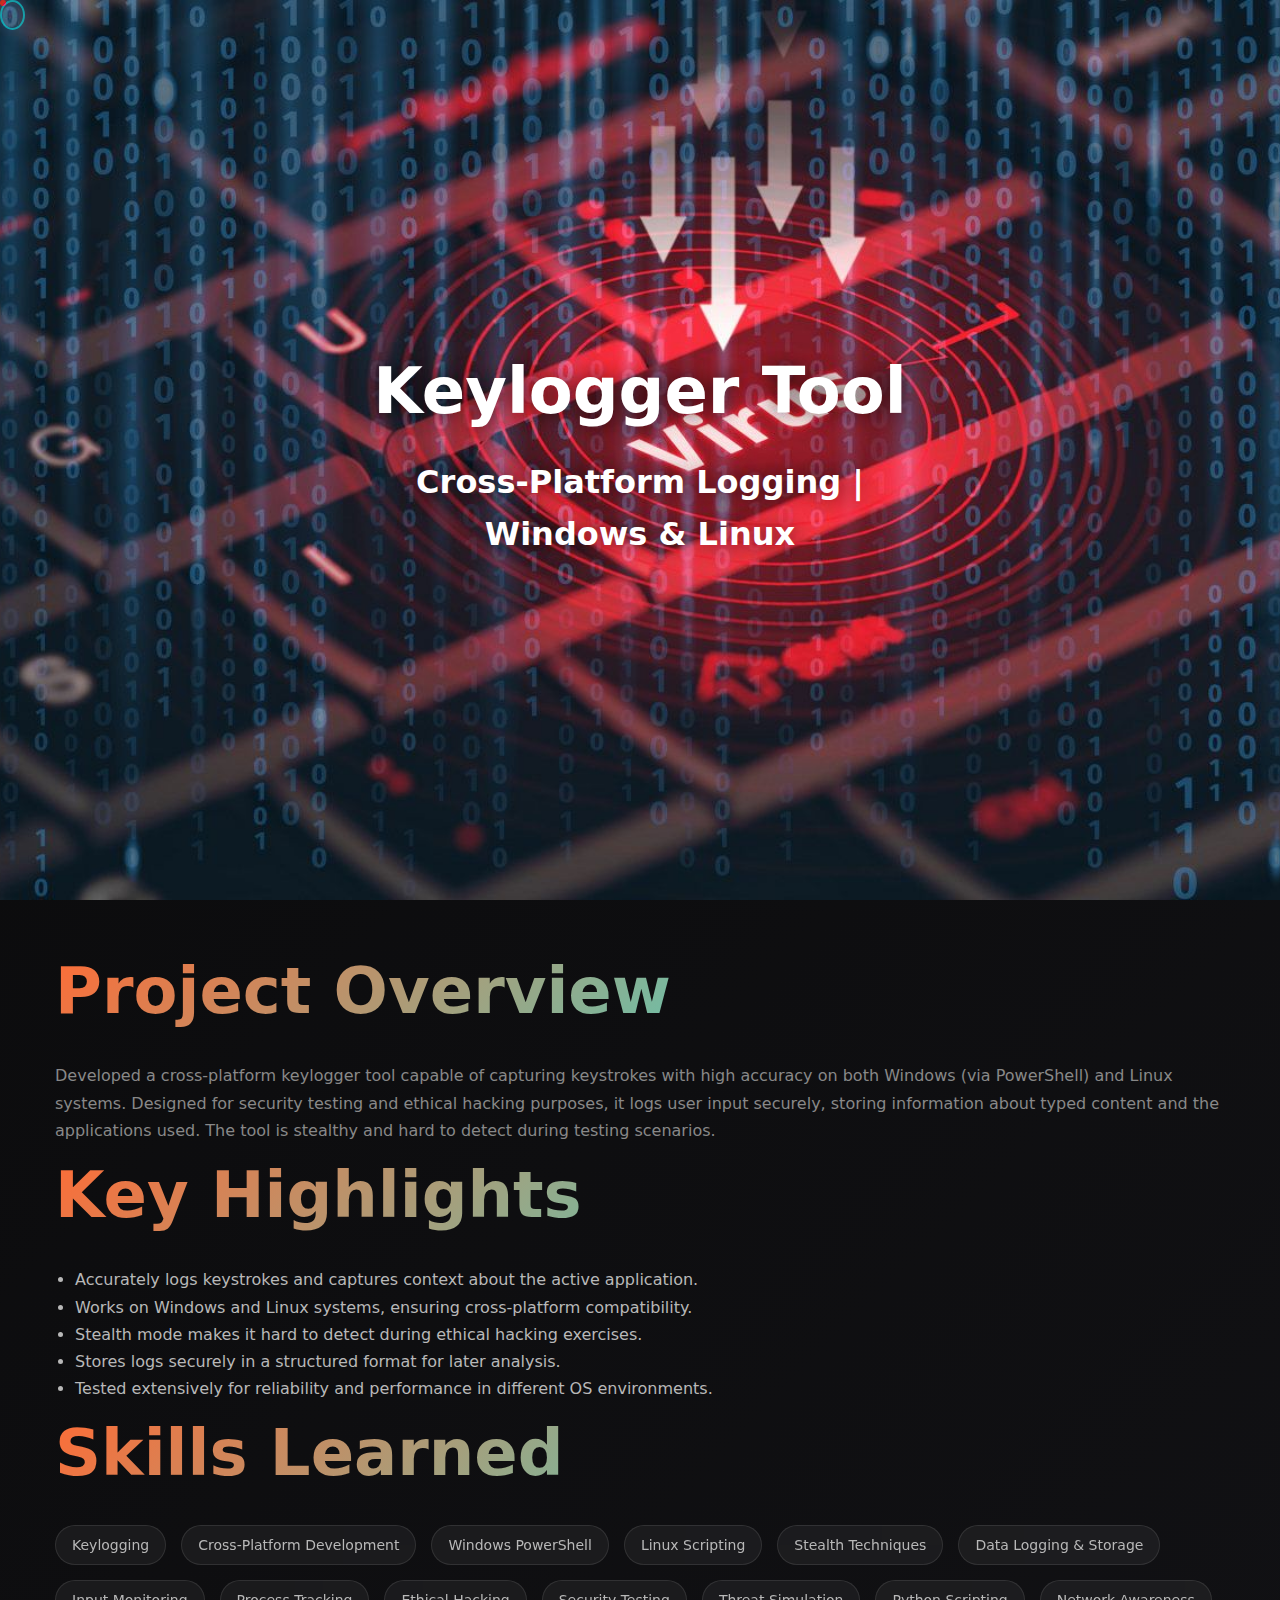
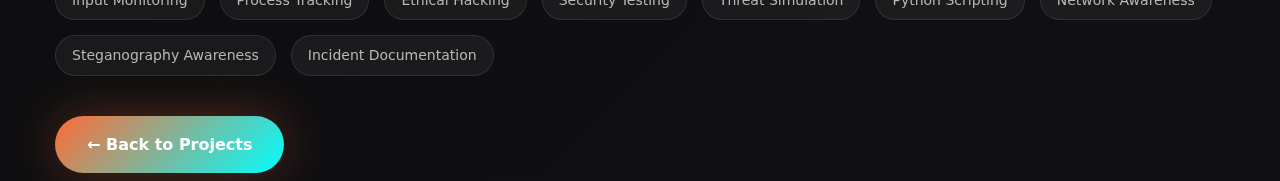
<file: project5.html>
<!DOCTYPE html>
<html lang="en">
<head>
<meta charset="UTF-8">
<meta name="viewport" content="width=device-width, initial-scale=1.0">
<title>Keylogger Tool | V. Mohan Aaditya</title>
<link rel="stylesheet" href="styles.css">
<link rel="stylesheet" href="https://cdnjs.cloudflare.com/ajax/libs/font-awesome/6.4.0/css/all.min.css">
</head>
<body>

<!-- Custom Cursor -->
<div class="cursor-dot"></div>
<div class="cursor-outline"></div>

<!-- Project Banner Image -->
<section class="project-banner">
  <img src="images/keyy.jpg" alt="Keylogger Banner" class="banner-image">
  <div class="banner-overlay">
    <h1>Keylogger Tool</h1>
    <h3>Cross-Platform Logging | Windows & Linux</h3>
  </div>
</section>

<!-- Main Project Section -->
<section class="container project-detail" style="margin-top:40px;">
  <div class="project-content">
    <h2 class="section-title">Project Overview</h2>
    <p style="color:var(--text-muted); line-height:1.7;">
      Developed a cross-platform keylogger tool capable of capturing keystrokes with high accuracy on both Windows (via PowerShell) and Linux systems. Designed for security testing and ethical hacking purposes, it logs user input securely, storing information about typed content and the applications used. The tool is stealthy and hard to detect during testing scenarios.
    </p>

    <h2 class="section-title">Key Highlights</h2>
    <ul style="color:var(--text-secondary); line-height:1.7; margin-left:20px;">
      <li>Accurately logs keystrokes and captures context about the active application.</li>
      <li>Works on Windows and Linux systems, ensuring cross-platform compatibility.</li>
      <li>Stealth mode makes it hard to detect during ethical hacking exercises.</li>
      <li>Stores logs securely in a structured format for later analysis.</li>
      <li>Tested extensively for reliability and performance in different OS environments.</li>
    </ul>

    <h2 class="section-title">Skills Learned</h2>
    <div class="skills-grid" style="display:flex; flex-wrap:wrap; gap:15px; margin-top:20px;">
      <span class="skill-chip" data-hover>Keylogging</span>
      <span class="skill-chip" data-hover>Cross-Platform Development</span>
      <span class="skill-chip" data-hover>Windows PowerShell</span>
      <span class="skill-chip" data-hover>Linux Scripting</span>
      <span class="skill-chip" data-hover>Stealth Techniques</span>
      <span class="skill-chip" data-hover>Data Logging & Storage</span>
      <span class="skill-chip" data-hover>Input Monitoring</span>
      <span class="skill-chip" data-hover>Process Tracking</span>
      <span class="skill-chip" data-hover>Ethical Hacking</span>
      <span class="skill-chip" data-hover>Security Testing</span>
      <span class="skill-chip" data-hover>Threat Simulation</span>
      <span class="skill-chip" data-hover>Python Scripting</span>
      <span class="skill-chip" data-hover>Network Awareness</span>
      <span class="skill-chip" data-hover>Steganography Awareness</span>
      <span class="skill-chip" data-hover>Incident Documentation</span>
    </div>

    <!-- Back Button -->
    <a class="btn btn-primary" href="index.html#projects" style="margin-top:40px; display:inline-block;">
      ← Back to Projects
    </a>
  </div>
</section>

<!-- Cursor Script -->
<script>
const dot = document.querySelector('.cursor-dot');
const outline = document.querySelector('.cursor-outline');
let mouseX = 0, mouseY = 0, outlineX = 0, outlineY = 0;

document.addEventListener('mousemove', e => {
  mouseX = e.clientX;
  mouseY = e.clientY;
  dot.style.transform = `translate(${mouseX}px, ${mouseY}px)`;
});

function animate() {
  outlineX += (mouseX - outlineX) * 0.15;
  outlineY += (mouseY - outlineY) * 0.15;
  outline.style.transform = `translate(${outlineX}px, ${outlineY}px)`;
  requestAnimationFrame(animate);
}
animate();

document.querySelectorAll('a, button, .skill-chip').forEach(el => {
  el.addEventListener('mouseenter', () => document.body.classList.add('cursor-hover'));
  el.addEventListener('mouseleave', () => document.body.classList.remove('cursor-hover'));
});
</script>

</body>
</html>
</file>
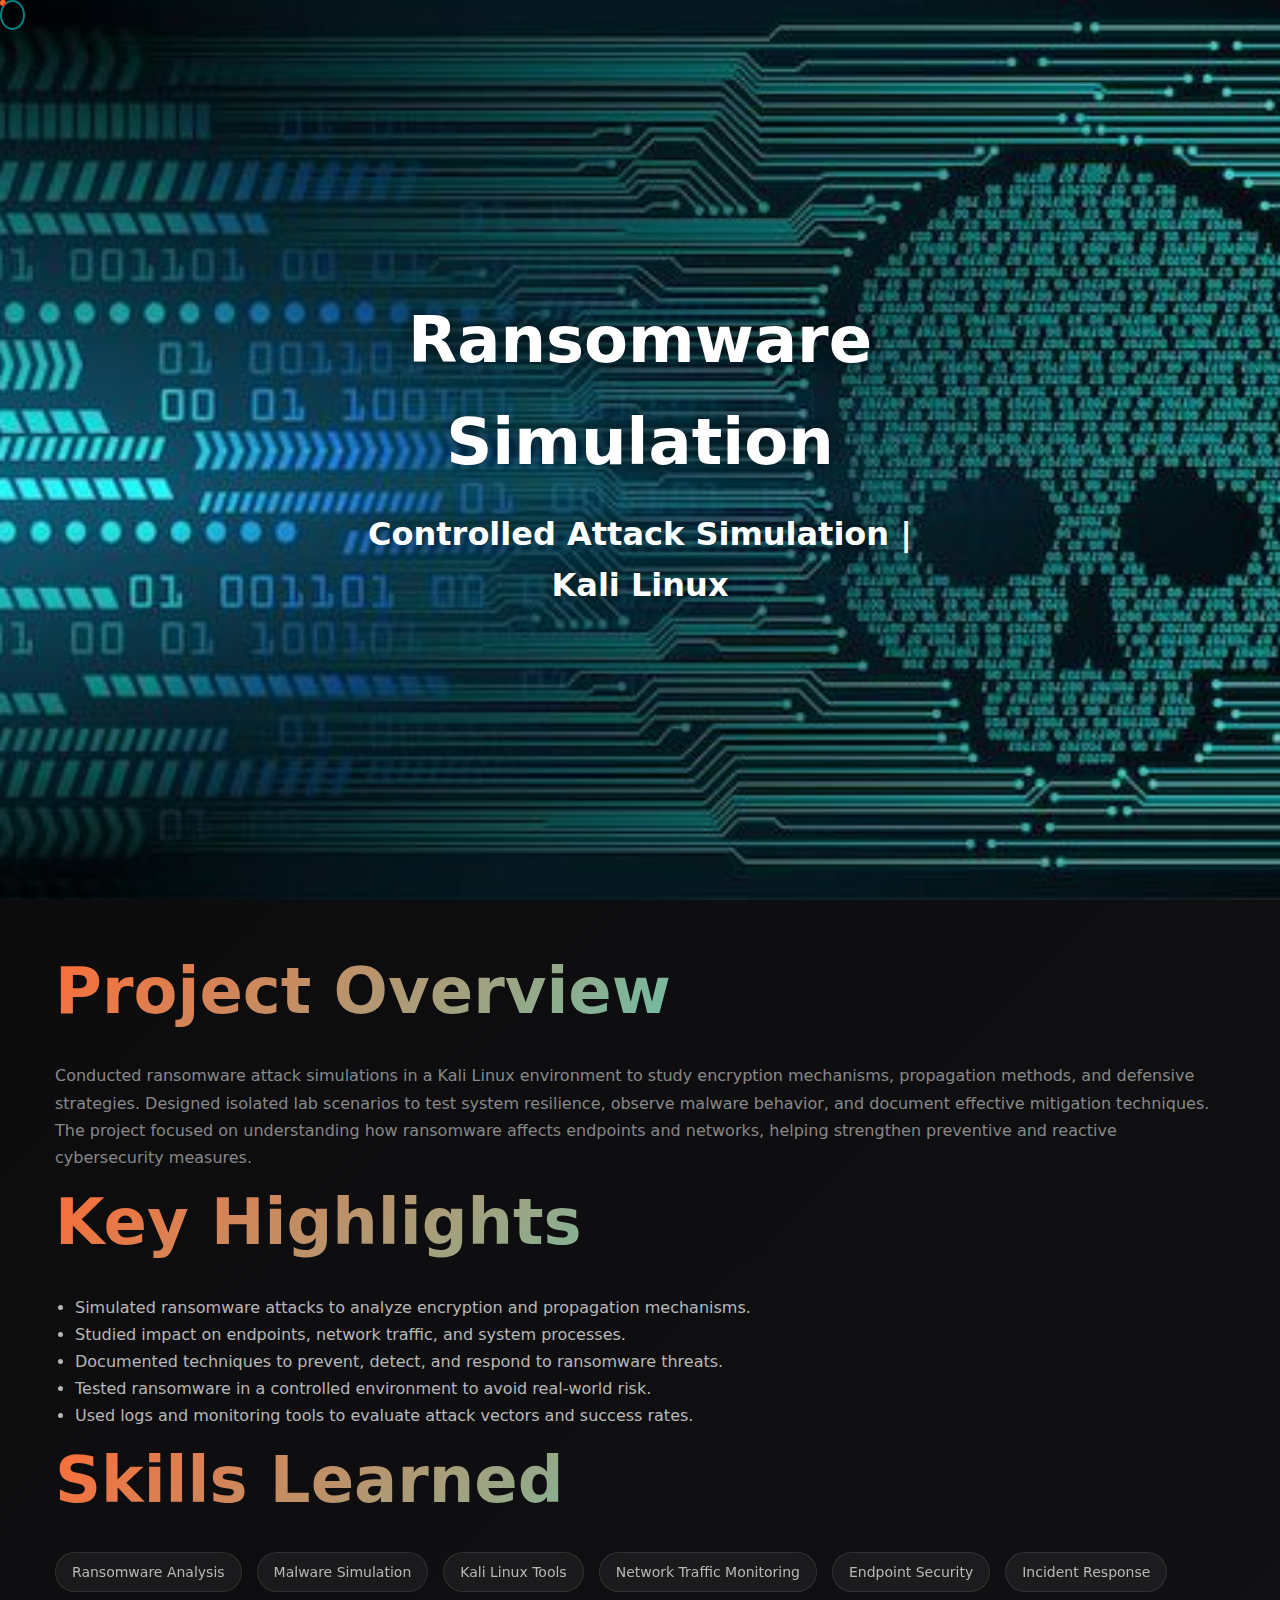
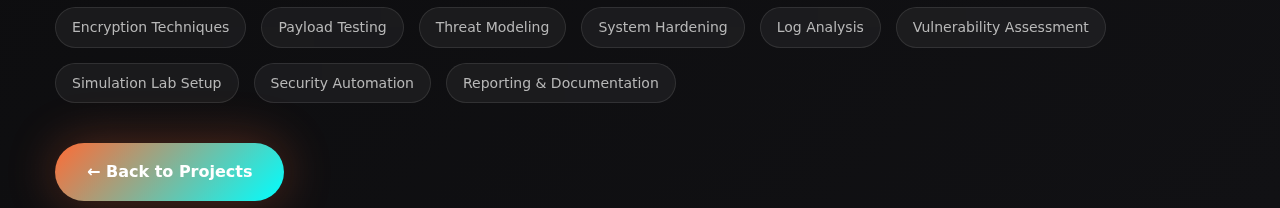
<file: project6.html>
<!DOCTYPE html>
<html lang="en">

<head>
    <meta charset="UTF-8">
    <meta name="viewport" content="width=device-width, initial-scale=1.0">
    <title>Ransomware Simulation | V. Mohan Aaditya</title>
    <link rel="stylesheet" href="styles.css">
    <link rel="stylesheet" href="https://cdnjs.cloudflare.com/ajax/libs/font-awesome/6.4.0/css/all.min.css">
</head>

<body>

    <!-- Custom Cursor -->
    <div class="cursor-dot"></div>
    <div class="cursor-outline"></div>

    <!-- Project Banner Image -->
    <section class="project-banner">
        <img src="images/ran.jpg" alt="Ransomware Simulation Banner" class="banner-image">
        <div class="banner-overlay">
            <h1>Ransomware Simulation</h1>
            <h3>Controlled Attack Simulation | Kali Linux</h3>
        </div>
    </section>

    <!-- Main Project Section -->
    <section class="container project-detail" style="margin-top:40px;">
        <div class="project-content">
            <h2 class="section-title">Project Overview</h2>
            <p style="color:var(--text-muted); line-height:1.7;">
                Conducted ransomware attack simulations in a Kali Linux environment to study encryption mechanisms,
                propagation methods, and defensive strategies. Designed isolated lab scenarios to test system
                resilience, observe malware behavior, and document effective mitigation techniques. The project focused
                on understanding how ransomware affects endpoints and networks, helping strengthen preventive and
                reactive cybersecurity measures.
            </p>

            <h2 class="section-title">Key Highlights</h2>
            <ul style="color:var(--text-secondary); line-height:1.7; margin-left:20px;">
                <li>Simulated ransomware attacks to analyze encryption and propagation mechanisms.</li>
                <li>Studied impact on endpoints, network traffic, and system processes.</li>
                <li>Documented techniques to prevent, detect, and respond to ransomware threats.</li>
                <li>Tested ransomware in a controlled environment to avoid real-world risk.</li>
                <li>Used logs and monitoring tools to evaluate attack vectors and success rates.</li>
            </ul>

            <h2 class="section-title">Skills Learned</h2>
            <div class="skills-grid" style="display:flex; flex-wrap:wrap; gap:15px; margin-top:20px;">
                <span class="skill-chip" data-hover>Ransomware Analysis</span>
                <span class="skill-chip" data-hover>Malware Simulation</span>
                <span class="skill-chip" data-hover>Kali Linux Tools</span>
                <span class="skill-chip" data-hover>Network Traffic Monitoring</span>
                <span class="skill-chip" data-hover>Endpoint Security</span>
                <span class="skill-chip" data-hover>Incident Response</span>
                <span class="skill-chip" data-hover>Encryption Techniques</span>
                <span class="skill-chip" data-hover>Payload Testing</span>
                <span class="skill-chip" data-hover>Threat Modeling</span>
                <span class="skill-chip" data-hover>System Hardening</span>
                <span class="skill-chip" data-hover>Log Analysis</span>
                <span class="skill-chip" data-hover>Vulnerability Assessment</span>
                <span class="skill-chip" data-hover>Simulation Lab Setup</span>
                <span class="skill-chip" data-hover>Security Automation</span>
                <span class="skill-chip" data-hover>Reporting & Documentation</span>
            </div>

            <!-- Back Button -->
            <a class="btn btn-primary" href="index.html#projects" style="margin-top:40px; display:inline-block;">
                ← Back to Projects
            </a>
        </div>
    </section>

    <!-- Cursor Script -->
    <script>
        const dot = document.querySelector('.cursor-dot');
        const outline = document.querySelector('.cursor-outline');
        let mouseX = 0,
            mouseY = 0,
            outlineX = 0,
            outlineY = 0;

        document.addEventListener('mousemove', e => {
            mouseX = e.clientX;
            mouseY = e.clientY;
            dot.style.transform = `translate(${mouseX}px, ${mouseY}px)`;
        });

        function animate() {
            outlineX += (mouseX - outlineX) * 0.15;
            outlineY += (mouseY - outlineY) * 0.15;
            outline.style.transform = `translate(${outlineX}px, ${outlineY}px)`;
            requestAnimationFrame(animate);
        }
        animate();

        document.querySelectorAll('a, button, .skill-chip').forEach(el => {
            el.addEventListener('mouseenter', () => document.body.classList.add('cursor-hover'));
            el.addEventListener('mouseleave', () => document.body.classList.remove('cursor-hover'));
        });
    </script>

</body>

</html>
</file>
<file: styles.css>
/* Reset and Base Styles */
* {
    margin: 0;
    padding: 0;
    box-sizing: border-box;
}

:root {
    /* Orange/Cyan Color Scheme */
    --primary: #FF6B35;
    --primary-dark: #E55B2B;
    --primary-light: #FF8C69;
    --secondary: #00FFFF;
    --secondary-dark: #00E6E6;
    --secondary-light: #7DFFFF;
    --accent: #FFD700;
    --accent-dark: #FFC700;

    /* Background Colors */
    --bg-primary: #0A0A0B;
    --bg-secondary: #111114;
    --bg-tertiary: #1A1A1D;
    --bg-glass: rgba(255, 255, 255, 0.05);
    --bg-glass-hover: rgba(255, 255, 255, 0.1);

    /* Text Colors */
    --text-primary: #FFFFFF;
    --text-secondary: #B8B8B8;
    --text-muted: #888888;

    /* Border and Shadow */
    --border-color: rgba(255, 255, 255, 0.1);
    --shadow-primary: 0 0 50px rgba(255, 107, 53, 0.3);
    --shadow-secondary: 0 0 50px rgba(0, 255, 255, 0.3);
    --shadow-glass: 0 8px 32px rgba(0, 0, 0, 0.3);

    /* Gradients */
    --gradient-primary: linear-gradient(135deg, var(--primary), var(--secondary));
    --gradient-bg: linear-gradient(135deg, var(--bg-primary), var(--bg-secondary));
    --gradient-glass: linear-gradient(135deg, rgba(255, 107, 53, 0.1), rgba(0, 255, 255, 0.1));

    /* Fonts */
    --font-primary: 'Inter', system-ui, -apple-system, sans-serif;
    --font-mono: 'JetBrains Mono', 'Fira Code', monospace;

    --section-padding: 120px 0;
    --container-padding: 0 15px;
    --container-max-width: 1200px;
}

@import url('https://fonts.googleapis.com/css2?family=Inter:wght@300;400;500;600;700;800&family=JetBrains+Mono:wght@400;500;600&display=swap');

html {
    scroll-behavior: smooth;
}

body {
    font-family: var(--font-primary);
    background: var(--gradient-bg);
    color: var(--text-primary);
    line-height: 1.6;
    overflow-x: hidden;
    cursor: none;
}

.container {
    max-width: var(--container-max-width);
    margin: 0 auto;
    padding: var(--container-padding);
}

@media (max-width: 1024px) {
    .container {
        padding: 0 15px;
    }
}

@media (max-width: 768px) {
    .container {
        padding: 0 10px;
    }
}

/* Custom Cursor */
.cursor-dot {
    width: 6px;
    height: 6px;
    background: var(--primary);
    border-radius: 40%;
    position: fixed;
    top: 0;
    left: 0;
    pointer-events: none;
    z-index: 9999;
    transition: transform 0.1s ease;
    mix-blend-mode: difference;
}

.cursor-outline {
    width: 25px;
    height: 30px;
    border: 2px solid var(--secondary);
    border-radius: 50%;
    position: fixed;
    top: 0;
    left: 0;
    pointer-events: none;
    z-index: 9998;
    transition: all 0.05s ease;
    opacity: 0.5;
}

.cursor-hover .cursor-dot {
    transform: scale(3);
}

.cursor-hover .cursor-outline {
    transform: scale(2);
    border-color: var(--primary);
    opacity: 1;
}

/* Navigation */
.logo-img {
    height: 75px;
    width: auto;
    cursor: pointer;
}

.logo-img:hover {
    transform: translateY(-5px);
}

.nav {
    position: fixed;
    top: 0;
    left: 0;
    right: 0;
    z-index: 1000;
    padding: 20px 0;
    background: rgba(10, 10, 11, 0);
    backdrop-filter: blur(10px);
    border-bottom: 1px solid var(--border-color);
    transition: all 0.3s ease;
}

.nav-container {
    max-width: var(--container-max-width);
    margin: 0 auto;
    padding: var(--container-padding);
    display: flex;
    justify-content: space-between;
    align-items: center;
}

.logo-text {
    font-size: 24px;
    font-weight: 800;
    background: var(--gradient-primary);
    -webkit-background-clip: text;
    -webkit-text-fill-color: transparent;
    background-clip: text;
}

/* Default (desktop) */
.nav-links {
    display: flex;
    gap: 40px;
}

/* Hide hamburger by default */
.nav-toggle {
    display: none;
    font-size: 28px;
    background: none;
    border: none;
    color: var(--text-secondary);
    cursor: pointer;
}

/* Mobile/Tablet view */
@media (max-width: 768px) {
    .nav-toggle {
        display: block;
    }

    .nav-links {
        display: none;
        /* hide links initially */
        flex-direction: column;
        gap: 20px;
        position: absolute;
        top: 60px;
        /* below navbar */
        right: 20px;
        background: rgba(20, 20, 20, 0.95);
        padding: 15px;
        border-radius: 10px;
        box-shadow: 0 5px 15px rgba(0, 0, 0, 0.3);
        z-index: 999;
    }

    .nav-links.active {
        display: flex;
        /* show when toggled */
    }
}

.nav-links {
    display: flex;
    gap: 40px;
}

.nav-link {
    color: var(--text-secondary);
    text-decoration: none;
    font-weight: 500;
    position: relative;
    transition: color 0.3s ease;
}

.nav-link::after {
    content: '';
    position: absolute;
    bottom: -8px;
    left: 0;
    width: 0;
    height: 2px;
    background: var(--gradient-primary);
    transition: width 0.3s ease;
}

.nav-link:hover {
    color: var(--text-primary);
}

.nav-link:hover::after {
    width: 100%;

}

.nav-logo .logo-text {
    cursor: pointer;
}

/* Buttons */
.btn {
    display: inline-flex;
    align-items: center;
    justify-content: center;
    padding: 16px 32px;
    border: none;
    border-radius: 50px;
    font-weight: 600;
    text-decoration: none;
    cursor: none;
    position: relative;
    overflow: hidden;
    transition: all 0.3s ease;
    background: transparent;
}

.btn-primary {
    background: var(--gradient-primary);
    color: var(--text-primary);
    box-shadow: var(--shadow-primary);
}

.btn-secondary {
    border: 2px solid var(--secondary);
    color: var(--secondary);
    background: var(--bg-glass);
    backdrop-filter: blur(20px);
}

.btn:hover {
    transform: translateY(-2px);
    box-shadow: 0 10px 40px rgba(255, 107, 53, 0.4);
}

.btn-secondary:hover {
    background: var(--secondary);
    color: var(--bg-primary);
    box-shadow: var(--shadow-secondary);
}

/* Hero Section */
.hero {
    min-height: 100vh;
    display: flex;
    align-items: center;
    position: relative;
    overflow: hidden;
}

.hero-bg {
    content: '';
    position: absolute;
    top: 0;
    left: 0;
    width: 100%;
    height: 100%;
    z-index: 1;
}

#particle-canvas {
    width: 100%;
    height: 100%;
}

.hero-content {
    position: relative;
    z-index: 2;
    max-width: var(--container-max-width);
    margin: 0 auto;
    padding: var(--container-padding);
    display: grid;
    grid-template-columns: 1fr 1fr;
    gap: 80px;
    align-items: center;
}

.hero-title {
    font-size: clamp(3rem, 8vw, 6rem);
    font-weight: 800;
    line-height: 1.1;
    margin-bottom: 20px;
}

.title-line {
    display: block;
}

.highlight {
    background: var(--gradient-primary);
    -webkit-background-clip: text;
    -webkit-text-fill-color: transparent;
    background-clip: text;
    position: relative;
}

.hero-subtitle {
    font-size: 24px;
    font-weight: 500;
    color: var(--secondary);
    margin-bottom: 30px;
    height: 40px;
    font-family: var(--font-mono);
}

.hero-description {
    font-size: 18px;
    color: var(--text-secondary);
    margin-bottom: 40px;
    max-width: 500px;
    line-height: 1.7;
}

.hero-buttons {
    display: flex;
    gap: 20px;
    flex-wrap: wrap;
}

.hero-image {
    display: flex;
    justify-content: center;
}

.image-container {
    position: relative;
    width: 400px;
    height: 400px;
    perspective: 1000px;
}

.image-bg {
    position: absolute;
    top: -20px;
    left: -20px;
    right: -20px;
    bottom: -20px;
    background: var(--gradient-primary);
    border-radius: 50%;
    filter: blur(40px);
    opacity: 0.3;
    animation: pulse 3s ease-in-out infinite;
}

.hero-image {
    display: flex;
    justify-content: center;
}

.scroll-indicator {
    position: absolute;
    bottom: 40px;
    left: 50%;
    transform: translateX(-50%);
    z-index: 2;
}

.scroll-line {
    width: 2px;
    height: 40px;
    background: var(--gradient-primary);
    border-radius: 2px;
    position: relative;
    animation: scroll 2s ease-in-out infinite;
}

.media-icons {
    display: flex;
    gap: 15px;
    margin-top: 20px;
}

.media-icons a {
    display: flex;
    justify-content: center;
    align-items: center;
    width: 45px;
    height: 45px;
    border: 2px solid var(--primary);
    border-radius: 50%;
    color: var(--primary);
    font-size: 20px;
    background: transparent;
    transition: all 0.3s ease-in-out;
}

.media-icons a:hover {
    transform: translateY(-5px);
    box-shadow: 0 6px 12px rgba(255, 107, 53, 0.3);
}


/* Flex layout for About Section */
.about-content {
    display: flex;
    align-items: flex-start;
    justify-content: space-between;
    gap: 30px;
    flex-wrap: wrap;
    margin-top: 20px;
    padding-top: 0;
}

/* Section Header */
.section-header {
    margin-bottom: 10px;
    padding-bottom: 0;
    text-align: left;
}

/* About Image */
.about-image img {
    display: block;
    width: 350px;
    max-width: 100%;
    height: auto;
    border-radius: 0;
    box-shadow: none;
    margin: 0;
}

/* About Text */
.about-text {
    flex: 1;
    font-size: 16px;
    line-height: 1.6;
    margin: 0;
    padding: 0;
}

/* Section Subtitle */
.section-subtitle {
    margin-bottom: 10px;
}

/* Responsive: stack image & text on small screens */
@media (max-width: 768px) {
    .about-content {
        flex-direction: column;
        text-align: center;
    }

    .about-image img {
        margin: 0 auto 20px;
        width: 250px;
    }

    .about-text {
        text-align: justify;
    }
}

/* Download button with glowing animation */
.download-btn {
    width: 100px;
    height: 50px;
    margin-top: 10px;
    font-size: 18px;
    border: 3px solid #FF6B35;
    color: #FF6B35;
    background: none;
    position: relative;
    cursor: pointer;
    border-radius: 70px;
    line-height: 50px;
    text-align: center;
    overflow: hidden;
    outline: none;
    box-shadow: 0 0 5px #22222207;
    transition: all 0.3s ease;
}

/* Orange fill animation */
.download-btn::before {
    content: '';
    position: absolute;
    left: 0;
    bottom: 0;
    width: 100%;
    height: 0;
    background: #FF6B35;
    z-index: -1;
    transition: height 0.4s ease;
}

.download-btn:hover {
    color: #111;
}

.download-btn:hover::before {
    height: 100%;
}

/* Responsive adjustments */
@media (max-width: 1024px) {
    .about-content {
        gap: 20px;
    }

    .about-image img {
        width: 300px;
    }
}

@media (max-width: 768px) {
    .about-content {
        flex-direction: column;
        align-items: center;
        gap: 15px;
    }

    .about-image img {
        width: 100%;
        height: auto;
    }
}



/* Sections */
section {
    padding: var(--section-padding);
    position: relative;
}

.section-header {
    text-align: center;
    margin-bottom: 80px;
}

.section-title {
    font-size: clamp(2.5rem, 5vw, 4rem);
    font-weight: 800;
    margin-bottom: 20px;
    background: var(--gradient-primary);
    -webkit-background-clip: text;
    -webkit-text-fill-color: transparent;
    background-clip: text;
}

.section-subtitle {
    font-size: 20px;
    color: var(--text-secondary);
    max-width: 600px;
    margin: 0 auto;
}

/* Skills Section */
.skills {
    background: var(--bg-secondary);
}

.skills-grid {
    display: grid;
    grid-template-columns: repeat(auto-fit, minmax(350px, 1fr));
    gap: 30px;
}

.skill-category {
    background: var(--bg-glass);
    backdrop-filter: blur(20px);
    border: 1px solid var(--border-color);
    border-radius: 20px;
    padding: 30px;
    transition: all 0.3s ease;
    position: relative;
    overflow: hidden;
}

.skill-category::before {
    content: '';
    position: absolute;
    top: 0;
    left: -100%;
    width: 100%;
    height: 100%;
    background: linear-gradient(90deg, transparent, rgba(255, 107, 53, 0.1), transparent);
    transition: left 0.5s ease;
}

.skill-category:hover::before {
    left: 100%;
}

.skill-category:hover {
    transform: translateY(-10px);
    box-shadow: var(--shadow-glass);
    border-color: var(--primary);
}

.category-header {
    display: flex;
    align-items: center;
    gap: 15px;
    margin-bottom: 20px;
}

.category-icon {
    width: 50px;
    height: 50px;
    background: var(--gradient-primary);
    border-radius: 15px;
    display: flex;
    align-items: center;
    justify-content: center;
    box-shadow: var(--shadow-primary);
}

.category-icon svg {
    width: 24px;
    height: 24px;
    color: white;
}

.category-header h3 {
    font-size: 20px;
    font-weight: 700;
}

.skills-list {
    display: flex;
    flex-wrap: wrap;
    gap: 10px;
}

.skill-chip {
    background: var(--bg-glass);
    backdrop-filter: blur(20px);
    border: 1px solid var(--border-color);
    border-radius: 25px;
    padding: 8px 16px;
    font-size: 14px;
    font-weight: 500;
    color: var(--text-secondary);
    transition: all 0.3s ease;
    cursor: none;
    position: relative;
    overflow: hidden;
}

.skill-chip::before {
    content: '';
    position: absolute;
    top: 0;
    left: -100%;
    width: 100%;
    height: 100%;
    background: var(--gradient-primary);
    transition: left 0.3s ease;
    z-index: -1;
}

.skill-chip:hover::before {
    left: 0;
}

.skill-chip:hover {
    color: white;
    transform: scale(1.05);
    box-shadow: var(--shadow-primary);
}

/* Experience Section */
.experience-grid {
    display: grid;
    grid-template-columns: repeat(auto-fit, minmax(400px, 1fr));
    gap: 40px;
}

.experience-card {
    background: var(--bg-glass);
    backdrop-filter: blur(20px);
    border: 1px solid var(--border-color);
    border-radius: 20px;
    padding: 30px;
    transition: all 0.3s ease;
    cursor: pointer;
    position: relative;
    overflow: hidden;
}

.experience-card::before {
    content: '';
    position: absolute;
    top: -50%;
    left: -50%;
    width: 200%;
    height: 200%;
    background: conic-gradient(from 0deg, transparent, var(--primary), transparent);
    animation: rotate 4s linear infinite;
    opacity: 0;
    transition: opacity 0.3s ease;
}

.experience-card:hover::before {
    opacity: 0.1;
}

.experience-card:hover {
    transform: translateY(-10px);
    box-shadow: var(--shadow-glass);
    border-color: var(--primary);
}

.card-header {
    display: flex;
    align-items: flex-start;
    gap: 20px;
    margin-bottom: 20px;
}

.card-icon {
    width: 60px;
    height: 60px;
    background: var(--gradient-primary);
    border-radius: 15px;
    display: flex;
    align-items: center;
    justify-content: center;
    box-shadow: var(--shadow-primary);
    flex-shrink: 0;
}

.card-icon svg {
    width: 28px;
    height: 28px;
    color: white;
}

.card-meta h3 {
    font-size: 22px;
    font-weight: 700;
    margin-bottom: 5px;
}

.card-meta p {
    color: var(--secondary);
    font-weight: 600;
    margin-bottom: 5px;
}

.card-meta span {
    color: var(--text-muted);
    font-size: 14px;
}

.card-description {
    color: var(--text-secondary);
    line-height: 1.6;
}

/* Experience Images Hover Effect */
.experience-img {
    width: 120px;
    height: 120px;
    border-radius: 15px;
    box-shadow: var(--shadow-primary);
    transition: transform 0.3s ease, box-shadow 0.3s ease;
    cursor: pointer;
}

.experience-img:hover {
    transform: translateY(-10px) scale(1.05);
    box-shadow: 0 0 30px 8px rgba(255, 107, 53, 0.6), 0 0 50px rgba(0, 255, 255, 0.4);
}

.bg-right {
    position: fixed;
    top: 50%;
    right: 0;
    transform: translateY(-50%);
    width: 300px;
    opacity: 0.35;
    filter: brightness(1.2);
    z-index: 1;
    pointer-events: none;
}

@media (max-width: 1024px) {
    .bg-right {
        width: 200px;
        opacity: 0.3;
    }
}

@media (max-width: 768px) {
    .bg-right {
        display: none;
    }
}


/* Projects Section */
.projects {
    background: var(--bg-secondary);
}

.projects-grid {
    display: grid;
    grid-template-columns: repeat(auto-fit, minmax(350px, 1fr));
    gap: 30px;
}

.project-card {
    background: var(--bg-glass);
    backdrop-filter: blur(20px);
    border: 1px solid var(--border-color);
    border-radius: 20px;
    overflow: hidden;
    transition: all 0.3s ease;
    cursor: pointer;
    position: relative;
}

.project-card:hover {
    transform: translateY(-10px) rotateX(5deg);
    box-shadow: var(--shadow-glass);
    border-color: var(--primary);
}

.project-image {
    position: relative;
    height: 250px;
    overflow: hidden;
}

.project-image img {
    width: 100%;
    height: 100%;
    object-fit: cover;
    transition: transform 0.3s ease;
}

.project-card:hover .project-image img {
    transform: scale(1.1);
}

.project-overlay {
    position: absolute;
    bottom: 0;
    left: 0;
    right: 0;
    background: linear-gradient(transparent, var(--bg-primary));
    padding: 30px 20px 20px;
    color: white;
    transform: translateY(100%);
    transition: transform 0.3s ease;
}

.project-card:hover .project-overlay {
    transform: translateY(0);
}

.project-overlay h3 {
    font-size: 20px;
    font-weight: 700;
    margin-bottom: 8px;
}

.project-overlay p {
    color: var(--text-secondary);
    font-size: 14px;
}

/* Reset margin/padding to remove gaps */
body,
html {
    margin: 0;
    padding: 0;
}

/* Banner Section */
.project-banner {
    position: relative;
    width: 100%;
    height: 100vh;
    /* full viewport height */
    overflow: hidden;
    margin: 0;
    padding: 0;
}

.project-banner .banner-image {
    width: 100%;
    height: 100%;
    object-fit: cover;
    display: block;
}

.project-banner .banner-overlay {
    position: absolute;
    top: 50%;
    left: 50%;
    transform: translate(-50%, -50%);
    text-align: center;
    color: white;
    text-shadow: 0 0 20px rgba(0, 0, 0, 0.7);
    padding: 0 20px;
}

.project-banner .banner-overlay h1 {
    font-size: 4rem;
    margin-bottom: 15px;
}

.project-banner .banner-overlay h3 {
    font-size: 2rem;
}


/* Contact Section */
.contact-content {
    display: grid;
    grid-template-columns: 1fr 1fr;
    gap: 80px;
    align-items: start;
}

.contact-info {
    display: flex;
    flex-direction: column;
    gap: 20px;
}

.contact-card {
    background: var(--bg-glass);
    backdrop-filter: blur(20px);
    border: 1px solid var(--border-color);
    border-radius: 15px;
    padding: 25px;
    display: flex;
    align-items: center;
    gap: 20px;
    transition: all 0.3s ease;
    cursor: none;
}

.contact-card:hover {
    transform: translateX(10px);
    border-color: var(--primary);
    box-shadow: var(--shadow-primary);
}

.contact-icon {
    width: 50px;
    height: 50px;
    background: var(--gradient-primary);
    border-radius: 12px;
    display: flex;
    align-items: center;
    justify-content: center;
    flex-shrink: 0;
}

.contact-icon svg {
    width: 24px;
    height: 24px;
    color: white;
}

.contact-details h3 {
    font-size: 18px;
    font-weight: 600;
    margin-bottom: 5px;
}

.contact-details p {
    color: var(--text-secondary);
    font-size: 14px;
}

/* Contact Form */
.form {
    display: flex;
    flex-direction: column;
    gap: 25px;
}

.form-group {
    position: relative;
}

.form-input {
    width: 100%;
    padding: 20px 0 10px 0;
    border: none;
    border-bottom: 2px solid var(--border-color);
    background: transparent;
    color: var(--text-primary);
    font-size: 16px;
    outline: none;
    transition: border-color 0.3s ease;
}

.form-input:focus {
    border-color: var(--primary);
}

.form-input:focus+.form-label,
.form-input:valid+.form-label {
    transform: translateY(-25px) scale(0.8);
    color: var(--primary);
}

.form-label {
    position: absolute;
    top: 15px;
    left: 0;
    color: var(--text-muted);
    font-size: 16px;
    pointer-events: none;
    transition: all 0.3s ease;
    transform-origin: left;
}

.btn-submit {
    position: relative;
    margin-top: 20px;
    overflow: hidden;
}

.btn-particles {
    position: absolute;
    top: 0;
    left: 0;
    width: 100%;
    height: 100%;
    background: radial-gradient(circle, var(--secondary) 1px, transparent 1px);
    background-size: 20px 20px;
    opacity: 0;
    animation: particles 1s ease-in-out infinite;
}

/* Animations */
@keyframes pulse {

    0%,
    100% {
        transform: scale(1);
        opacity: 0.3;
    }

    50% {
        transform: scale(1.1);
        opacity: 0.5;
    }
}

@keyframes scroll {
    0% {
        transform: translateY(0);
        opacity: 1;
    }

    100% {
        transform: translateY(20px);
        opacity: 0;
    }
}

@keyframes rotate {
    from {
        transform: rotate(0deg);
    }

    to {
        transform: rotate(360deg);
    }
}

@keyframes particles {

    0%,
    100% {
        opacity: 0;
        transform: scale(1);
    }

    50% {
        opacity: 1;
        transform: scale(1.2);
    }
}

/* Responsive Design */
@media (max-width: 1024px) {
    .hero-content {
        grid-template-columns: 1fr;
        gap: 60px;
        text-align: center;
    }

    .contact-content {
        grid-template-columns: 1fr;
        gap: 60px;
    }

    .nav-links {
        display: none;
    }
}

@media (max-width: 768px) {
    :root {
        --section-padding: 80px 0;
        --container-padding: 0 16px;
    }

    .hero-buttons {
        justify-content: center;
    }

    .skills-grid,
    .experience-grid,
    .projects-grid {
        grid-template-columns: 1fr;
    }

    .image-container {
        width: 300px;
        height: 300px;
    }
}

@media (max-width: 480px) {
    .hero-title {
        font-size: 2.5rem;
    }

    .hero-subtitle {
        font-size: 18px;
    }

    .section-title {
        font-size: 2rem;
    }

    .btn {
        padding: 12px 24px;
        font-size: 14px;
    }
}
</file>
